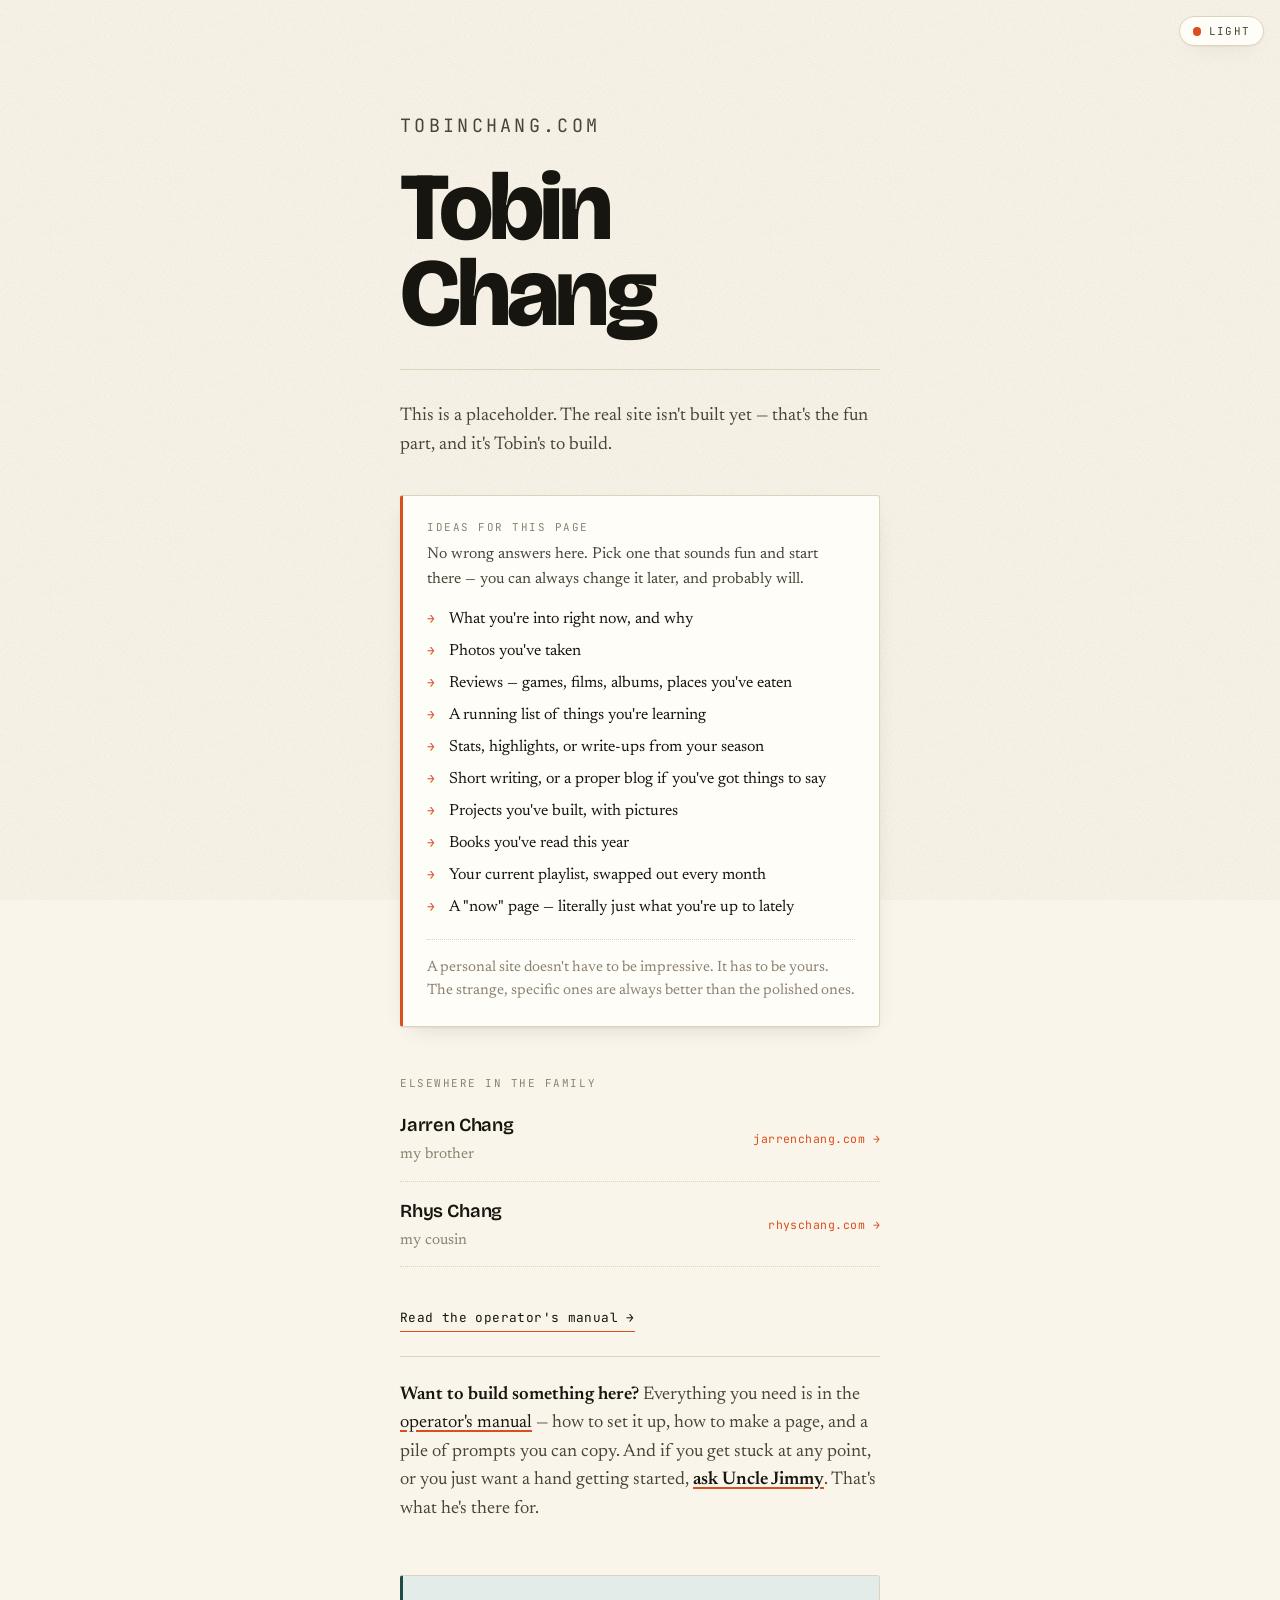
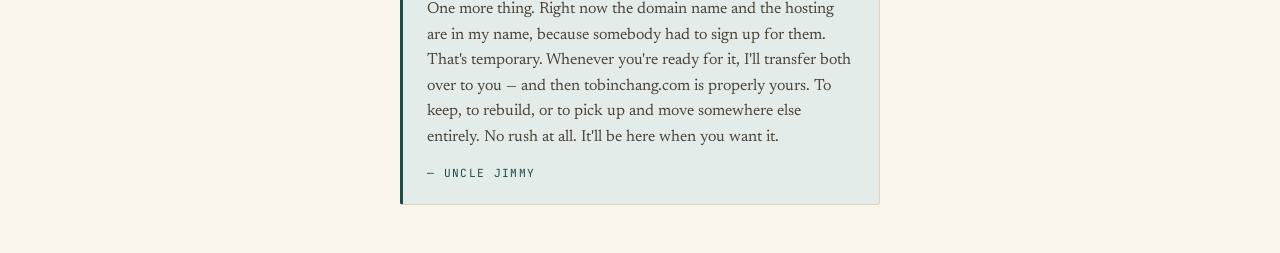
<file: index.html>
<!DOCTYPE html>
<html lang="en">
<head>
<meta charset="utf-8">
<meta name="viewport" content="width=device-width, initial-scale=1">
<title>Tobin Chang</title>
<meta name="description" content="Tobin Chang's personal site.">
<meta name="robots" content="noindex, nofollow">
<meta name="theme-color" content="#faf5ea" media="(prefers-color-scheme: light)">
<meta name="theme-color" content="#14130f" media="(prefers-color-scheme: dark)">
<!-- Runs before anything is drawn, so you never see a flash of the wrong colours. -->
<script>(function(){try{var t=localStorage.getItem('theme');if(t)document.documentElement.dataset.theme=t;}catch(e){}})();</script>
<link rel="preconnect" href="https://fonts.googleapis.com">
<link rel="preconnect" href="https://fonts.gstatic.com" crossorigin>
<link href="https://fonts.googleapis.com/css2?family=Bricolage+Grotesque:opsz,wght@12..96,600;12..96,800&family=JetBrains+Mono:wght@400;600&family=Newsreader:opsz,wght@6..72,300;6..72,400&display=swap" rel="stylesheet">
<link rel="stylesheet" href="/assets/manual.css">
<style>
  /* Placeholder-only layout. Delete this block when the real home page lands. */
  .holding {
    position: relative;
    z-index: 1;
    display: grid;
    gap: 1.5rem;
    max-width: 38rem;
    margin-inline: auto;
    padding: clamp(3.5rem, 12vw, 7rem) var(--gutter) 3rem;
  }
  .holding__mark {
    font-family: var(--mono);
    font-size: .72rem;
    letter-spacing: .18em;
    text-transform: uppercase;
    color: var(--signal);
    margin: 0;
  }
  .holding h1 {
    font-family: var(--display);
    font-weight: 800;
    font-size: clamp(3rem, 13vw, 6rem);
    line-height: .9;
    letter-spacing: -.04em;
    margin: 0;
  }
  .holding > p {
    font-size: 1.15rem;
    line-height: 1.55;
    color: var(--ink-soft);
    margin: 0;
  }
  .holding__rule { height: 1px; background: var(--rule); margin-block: .5rem; }

  /* Ideas panel */
  .ideas {
    background: var(--paper-raised);
    border: 1px solid var(--rule);
    border-left: 3px solid var(--signal);
    border-radius: 3px;
    box-shadow: var(--shadow-card);
    padding: 1.4rem 1.5rem 1.5rem;
    margin-block: .75rem;
  }
  .ideas h2 {
    font-family: var(--mono);
    font-size: .68rem;
    letter-spacing: .14em;
    text-transform: uppercase;
    color: var(--ink-faint);
    font-weight: 400;
    margin: 0 0 .35rem;
  }
  .ideas__lede {
    font-size: .98rem;
    line-height: 1.55;
    color: var(--ink-soft);
    margin: 0 0 1.1rem;
  }
  .ideas ul {
    margin: 0;
    padding: 0;
    list-style: none;
    display: grid;
    gap: .55rem;
  }
  .ideas li {
    display: grid;
    grid-template-columns: 1.35rem 1fr;
    align-items: baseline;
    font-size: 1rem;
    line-height: 1.45;
  }
  .ideas li::before {
    content: "→";
    color: var(--signal);
    font-family: var(--mono);
    font-size: .8rem;
  }
  .ideas__foot {
    margin: 1.2rem 0 0;
    padding-top: 1rem;
    border-top: 1px dotted var(--rule);
    font-size: .93rem;
    line-height: 1.55;
    color: var(--ink-faint);
  }

  /* Family links */
  .family { margin-block: .75rem; }
  .family h2 {
    font-family: var(--mono);
    font-size: .68rem;
    letter-spacing: .14em;
    text-transform: uppercase;
    color: var(--ink-faint);
    font-weight: 400;
    margin: 0 0 .25rem;
  }
  .family ul {
    margin: 0;
    padding: 0;
    list-style: none;
  }
  .family li { border-bottom: 1px dotted var(--rule); }
  .family a {
    display: grid;
    grid-template-columns: 1fr auto;
    align-items: baseline;
    gap: .1rem 1rem;
    padding: .85rem 0;
    text-decoration: none;
    color: var(--ink);
    transition: color .15s;
  }
  .family a:hover { color: var(--signal); }
  .family__name {
    grid-column: 1;
    font-family: var(--display);
    font-weight: 600;
    font-size: 1.15rem;
    letter-spacing: -.01em;
  }
  .family__rel {
    grid-column: 1;
    font-size: .95rem;
    color: var(--ink-faint);
  }
  .family__url {
    grid-column: 2;
    grid-row: 1 / span 2;
    align-self: center;
    font-family: var(--mono);
    font-size: .72rem;
    letter-spacing: .04em;
    color: var(--signal);
  }

  .holding__links {
    display: flex;
    flex-wrap: wrap;
    gap: 1.5rem;
    margin-top: .25rem;
    font-family: var(--mono);
    font-size: .8rem;
    letter-spacing: .03em;
  }
  .holding__links a {
    color: var(--ink);
    text-decoration: none;
    border-bottom: 1px solid var(--signal);
    padding-bottom: .15rem;
    transition: color .15s;
  }
  .holding__links a:hover { color: var(--signal); }

  /* Bottom blurb */
  .blurb {
    margin-top: 2.5rem;
    padding-top: 1.5rem;
    border-top: 1px solid var(--rule);
    font-size: 1rem;
    line-height: 1.6;
    color: var(--ink-soft);
  }
  .blurb strong { color: var(--ink); font-weight: 600; }
  .blurb a {
    color: var(--ink);
    text-decoration: underline;
    text-decoration-color: var(--signal);
    text-underline-offset: .18em;
    text-decoration-thickness: 1.5px;
  }
  .blurb a:hover { color: var(--signal); }

  /* A note in Uncle Jimmy's own voice, so it's set apart from the page copy. */
  .handover {
    margin-top: 1.75rem;
    background: var(--deep-wash);
    border: 1px solid var(--rule);
    border-left: 3px solid var(--deep);
    border-radius: 3px;
    padding: 1.3rem 1.5rem;
  }
  .handover p {
    margin: 0;
    font-size: 1rem;
    line-height: 1.6;
    color: var(--ink-soft);
  }
  .handover .sign {
    margin-top: .9rem;
    font-family: var(--mono);
    font-size: .7rem;
    letter-spacing: .12em;
    text-transform: uppercase;
    color: var(--deep);
  }
</style>
</head>
<body>

<button class="theme" type="button" aria-label="Switch between light and dark">
  <span class="theme__dot" aria-hidden="true"></span>
  <span class="theme__off">Light</span>
  <span class="theme__on">Dark</span>
</button>

<main class="holding">
  <p class="holding__mark">tobinchang.com</p>

  <h1>Tobin<br>Chang</h1>

  <div class="holding__rule"></div>

  <p>
    This is a placeholder. The real site isn't built yet — that's the fun part,
    and it's Tobin's to build.
  </p>

  <section class="ideas">
    <h2>Ideas for this page</h2>
    <p class="ideas__lede">
      No wrong answers here. Pick one that sounds fun and start there — you can
      always change it later, and probably will.
    </p>
    <ul>
      <li>What you're into right now, and why</li>
      <li>Photos you've taken</li>
      <li>Reviews — games, films, albums, places you've eaten</li>
      <li>A running list of things you're learning</li>
      <li>Stats, highlights, or write-ups from your season</li>
      <li>Short writing, or a proper blog if you've got things to say</li>
      <li>Projects you've built, with pictures</li>
      <li>Books you've read this year</li>
      <li>Your current playlist, swapped out every month</li>
      <li>A "now" page — literally just what you're up to lately</li>
    </ul>
    <p class="ideas__foot">
      A personal site doesn't have to be impressive. It has to be yours. The
      strange, specific ones are always better than the polished ones.
    </p>
  </section>

  <section class="family">
    <h2>Elsewhere in the family</h2>
    <ul>
      <li>
        <a href="https://jarrenchang.com">
          <span class="family__name">Jarren Chang</span>
          <span class="family__rel">my brother</span>
          <span class="family__url">jarrenchang.com →</span>
        </a>
      </li>
      <li>
        <a href="https://rhyschang.com">
          <span class="family__name">Rhys Chang</span>
          <span class="family__rel">my cousin</span>
          <span class="family__url">rhyschang.com →</span>
        </a>
      </li>
    </ul>
  </section>

  <div class="holding__links">
    <a href="/howto/">Read the operator's manual →</a>
  </div>

  <p class="blurb">
    <strong>Want to build something here?</strong> Everything you need is in the
    <a href="/howto/">operator's manual</a> — how to set it up, how to make a page,
    and a pile of prompts you can copy. And if you get stuck at any point, or you
    just want a hand getting started,
    <strong><a href="https://jameschang.co/now/">ask Uncle Jimmy</a></strong>.
    That's what he's there for.
  </p>

  <aside class="handover">
    <p>
      One more thing. Right now the domain name and the hosting are in my name,
      because somebody had to sign up for them. That's temporary. Whenever you're
      ready for it, I'll transfer both over to you — and then tobinchang.com is
      properly yours. To keep, to rebuild, or to pick up and move somewhere else
      entirely. No rush at all. It'll be here when you want it.
    </p>
    <p class="sign">— Uncle Jimmy</p>
  </aside>
</main>

<script src="/assets/theme.js"></script>

</body>
</html>
</file>
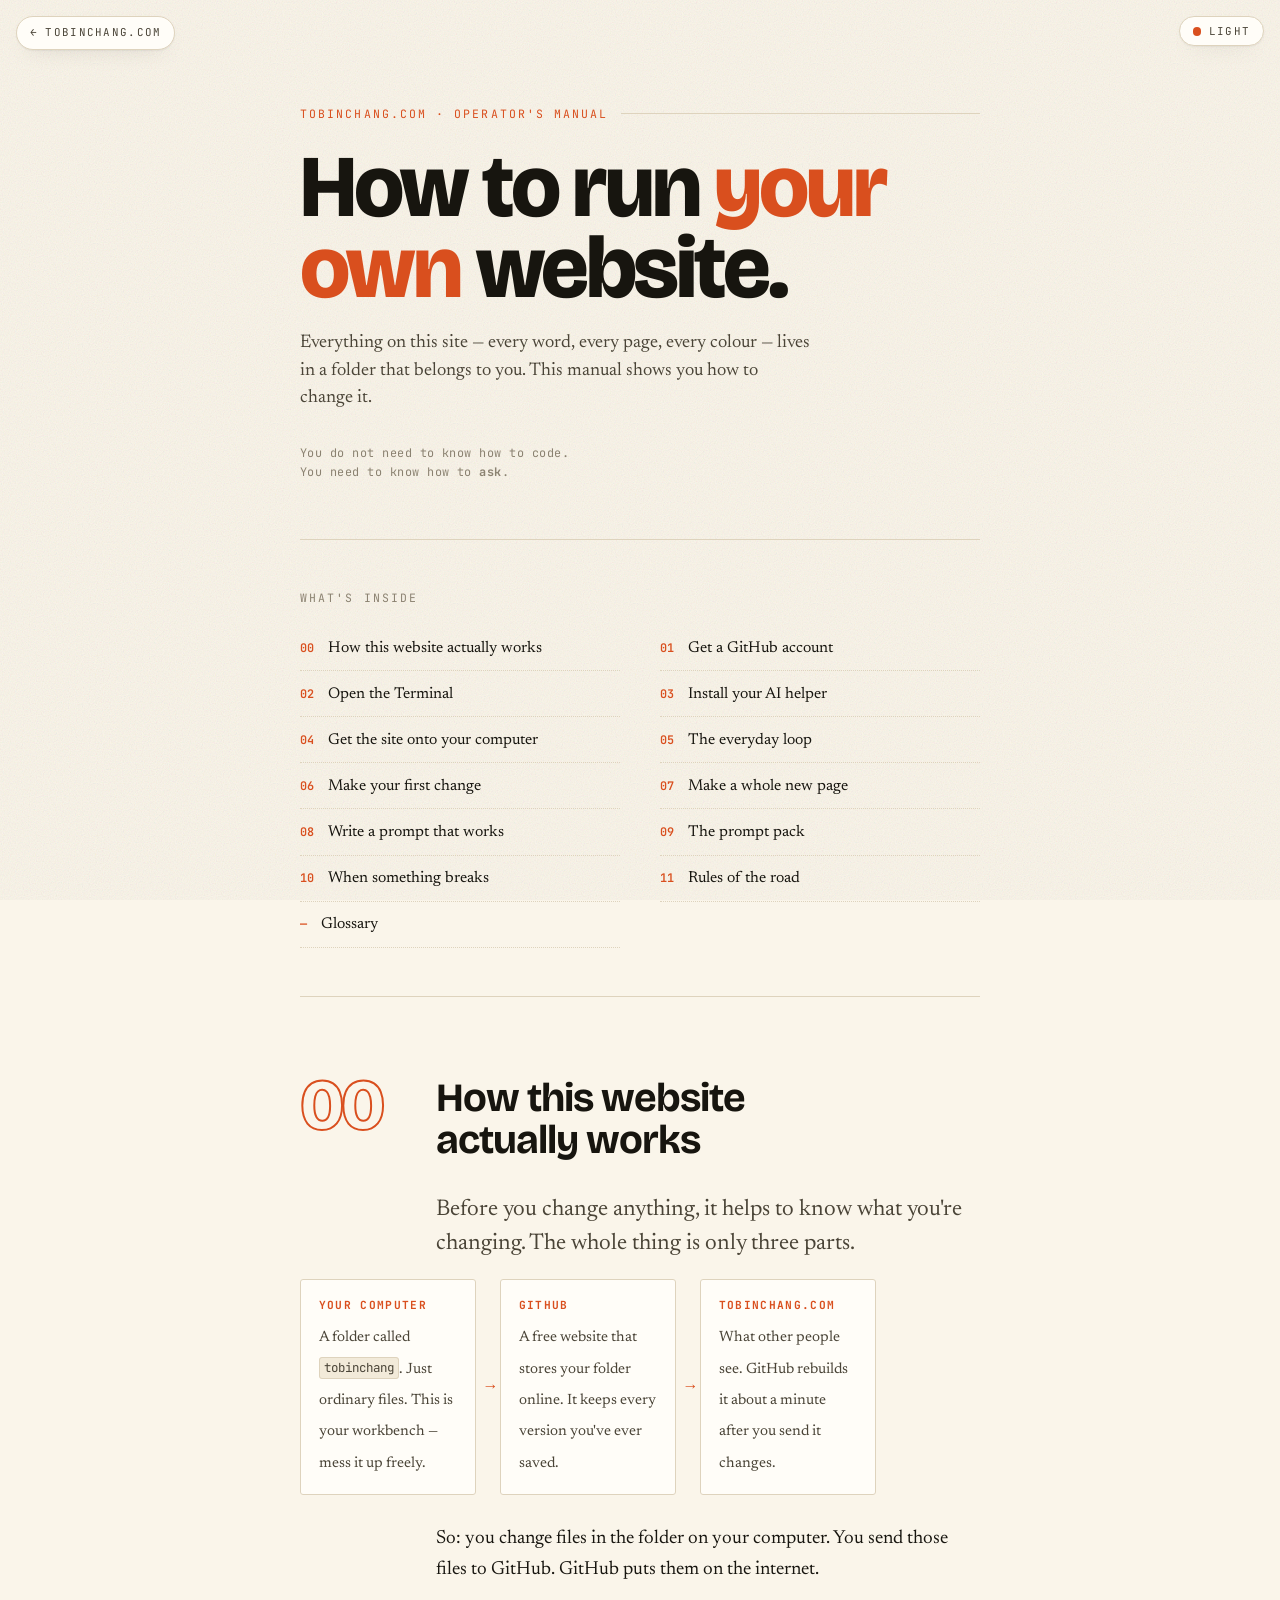
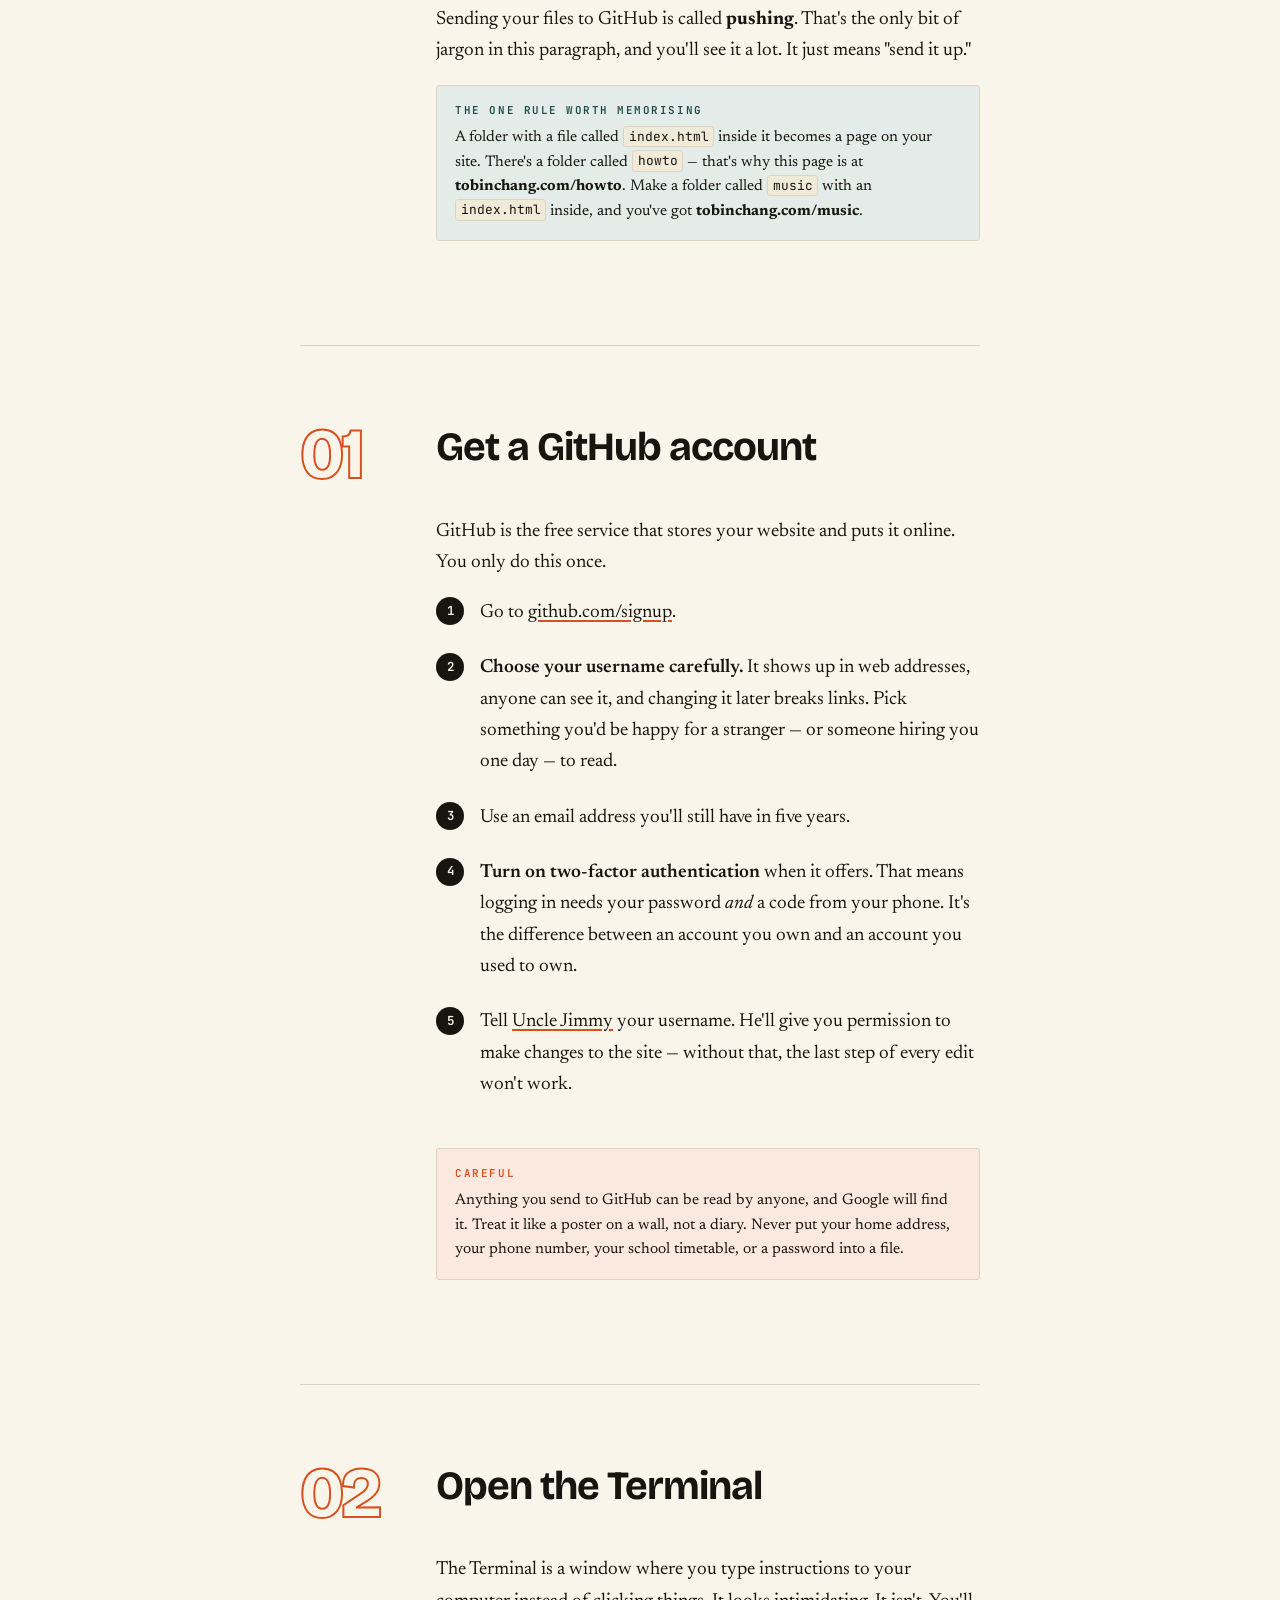
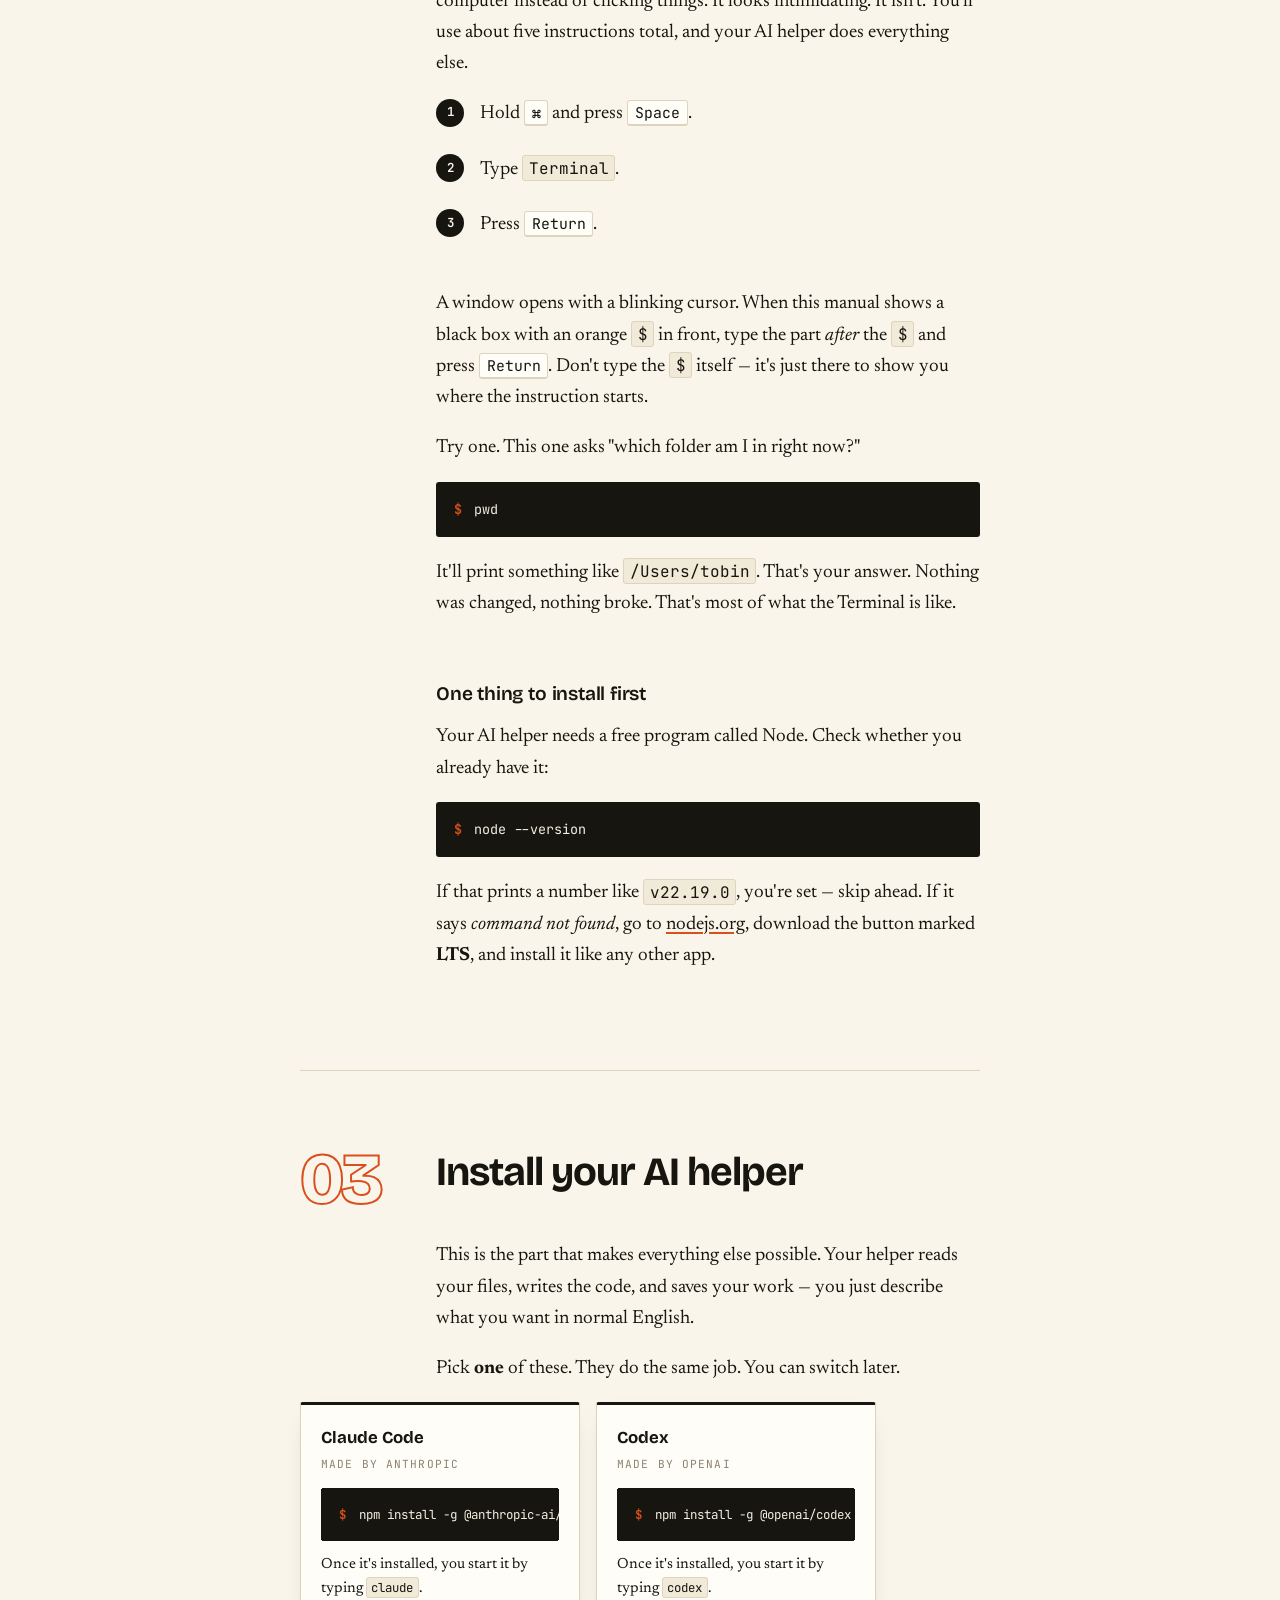
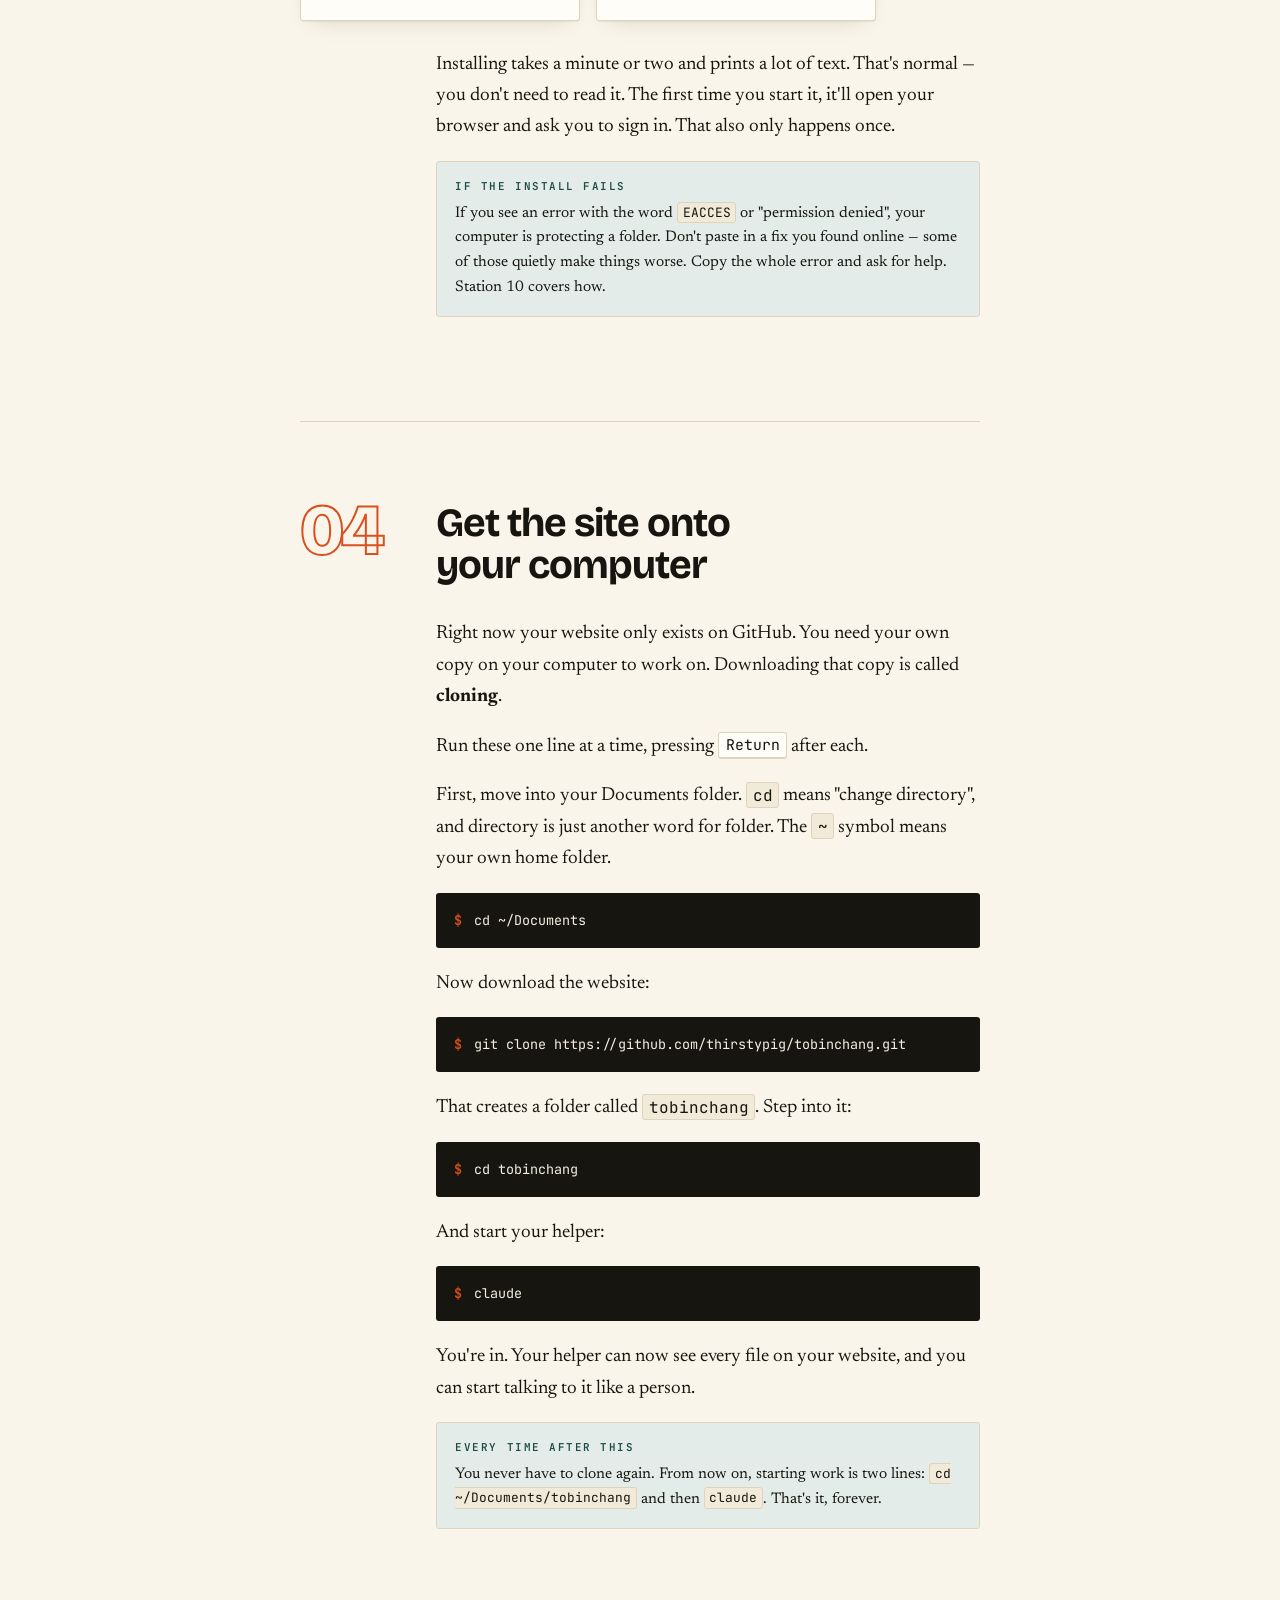
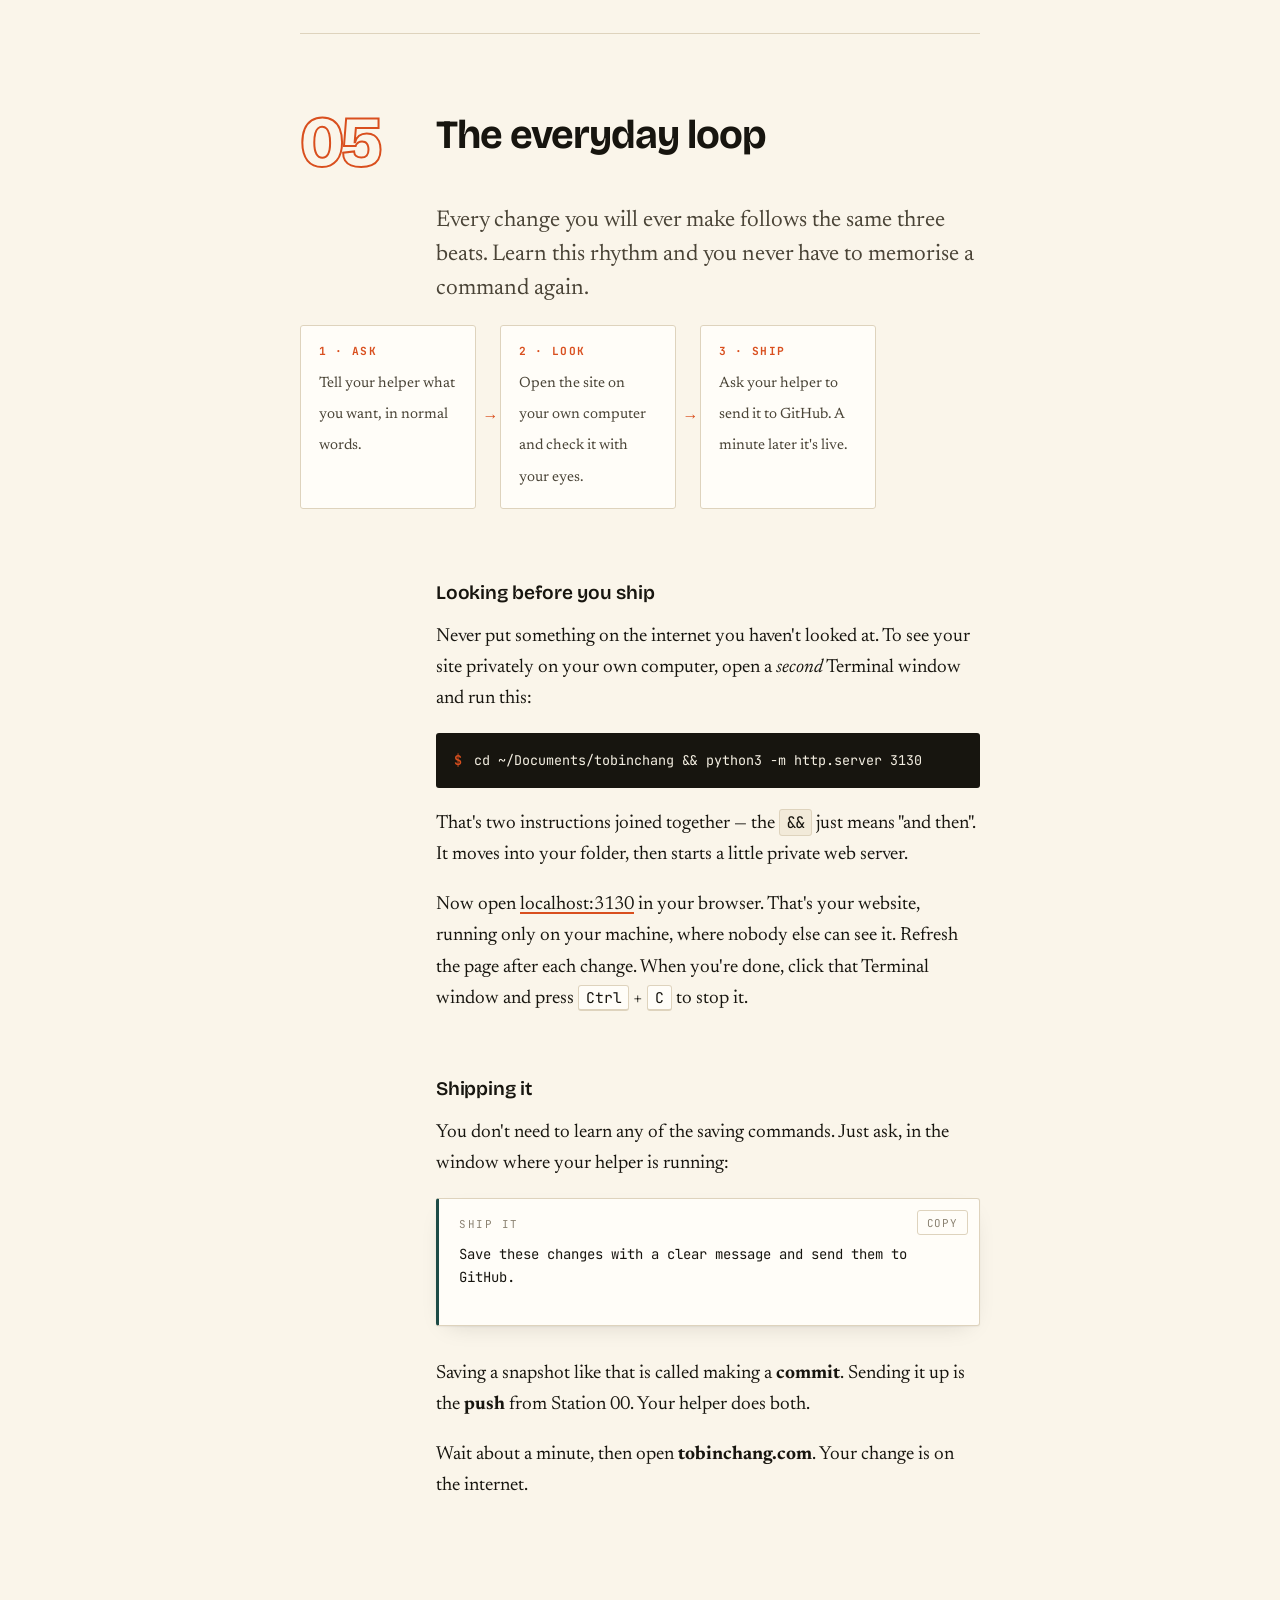
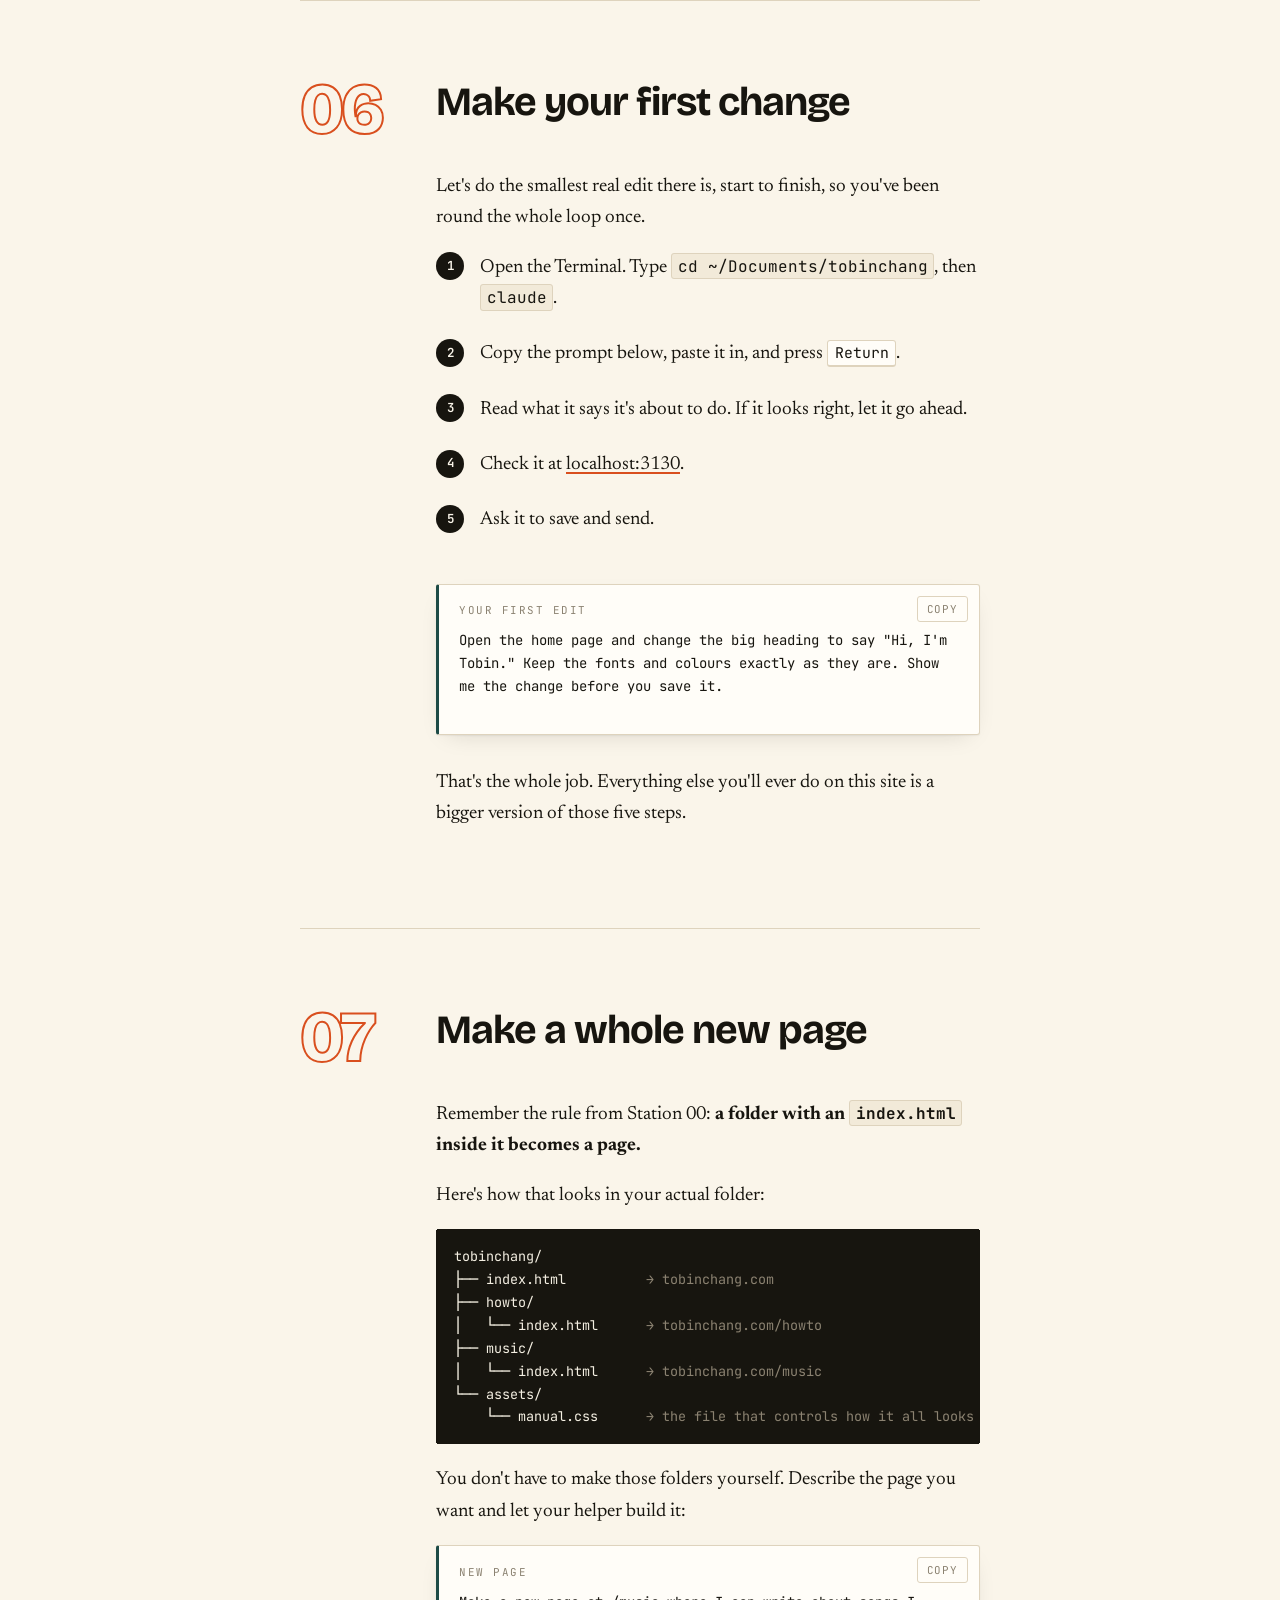
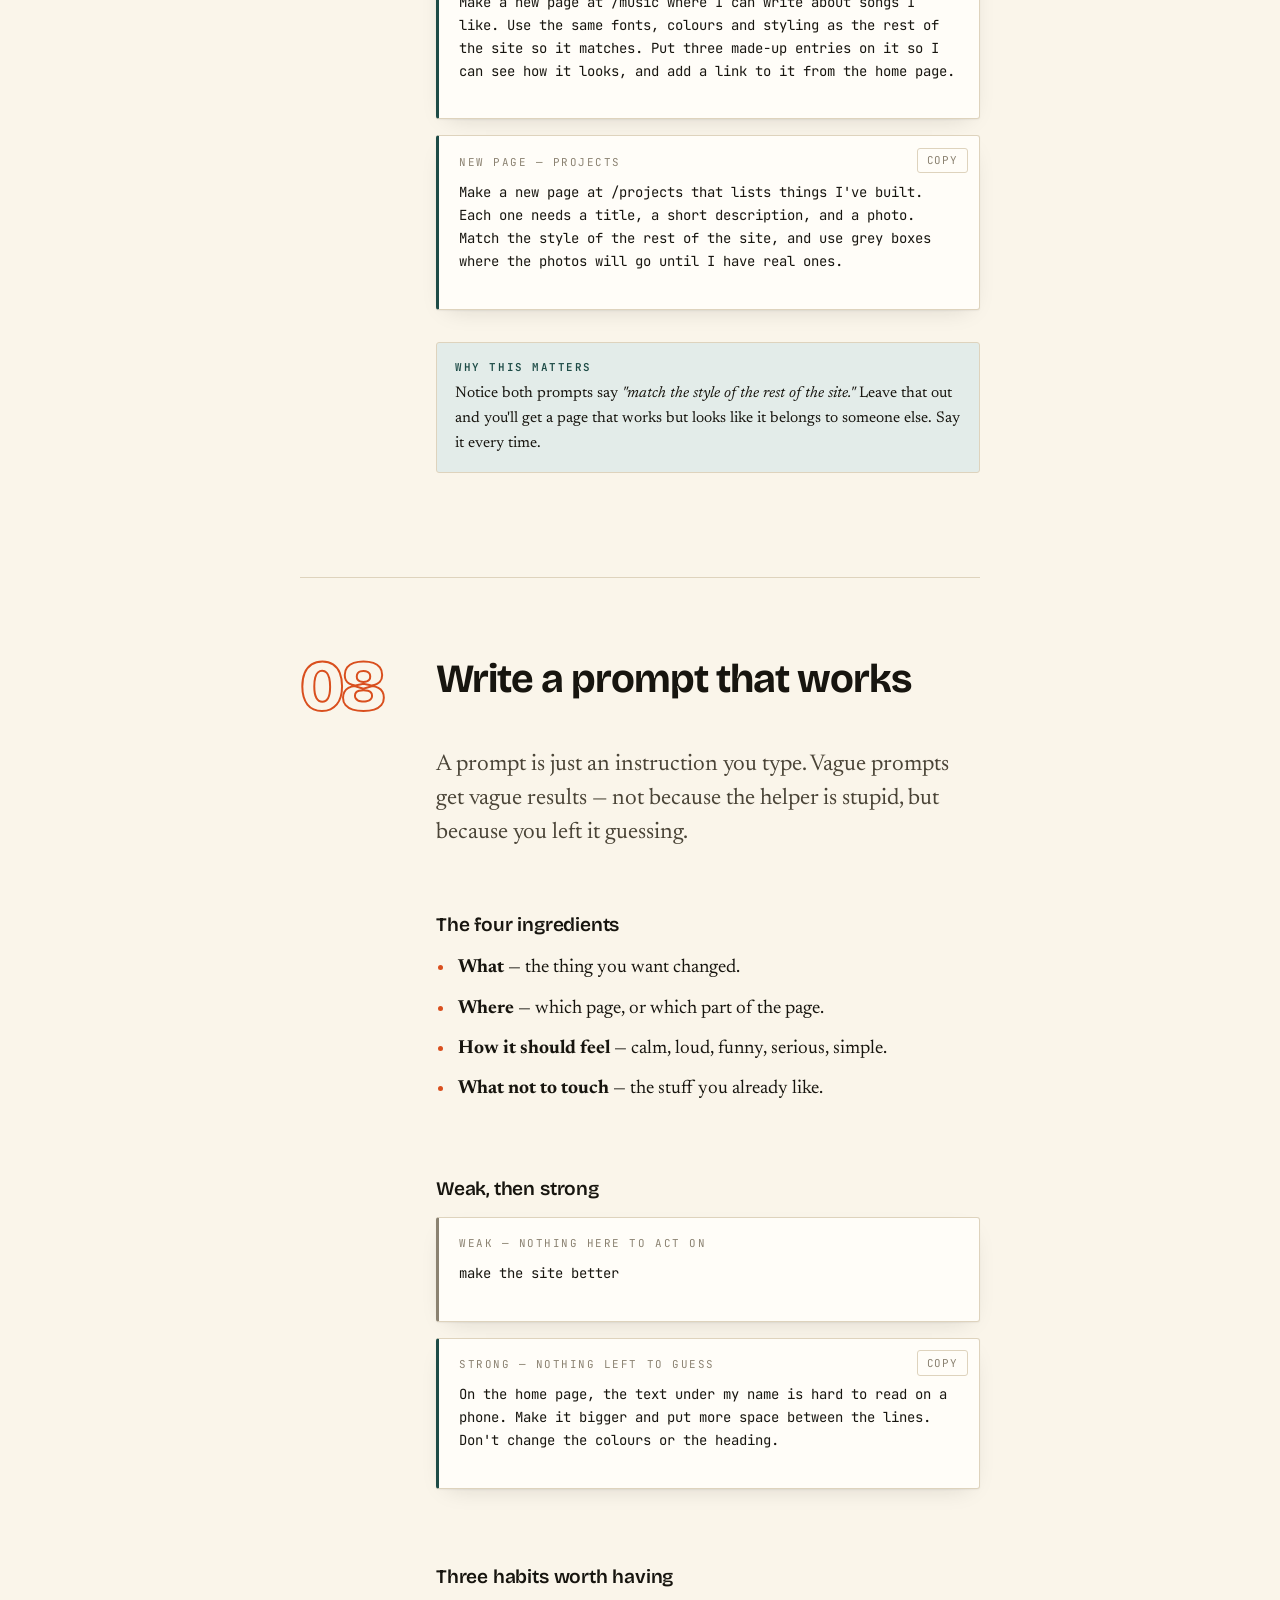
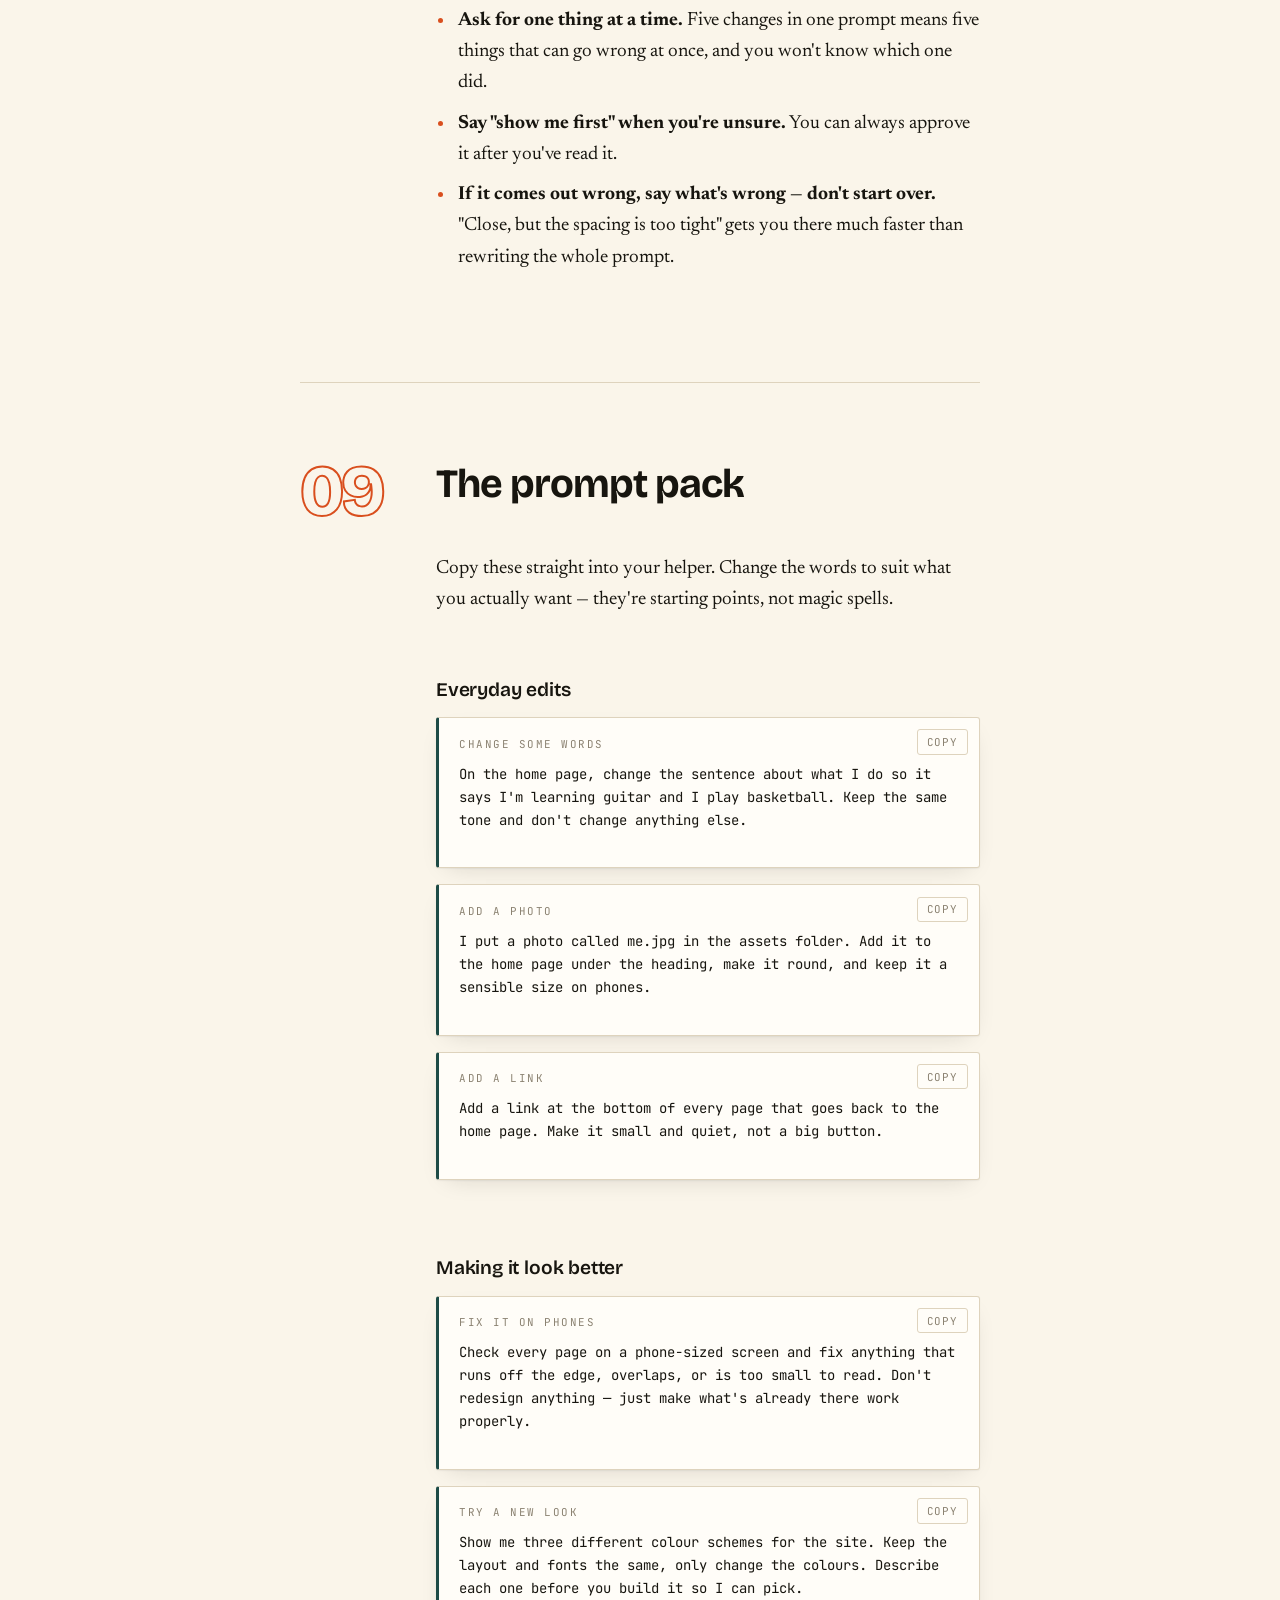
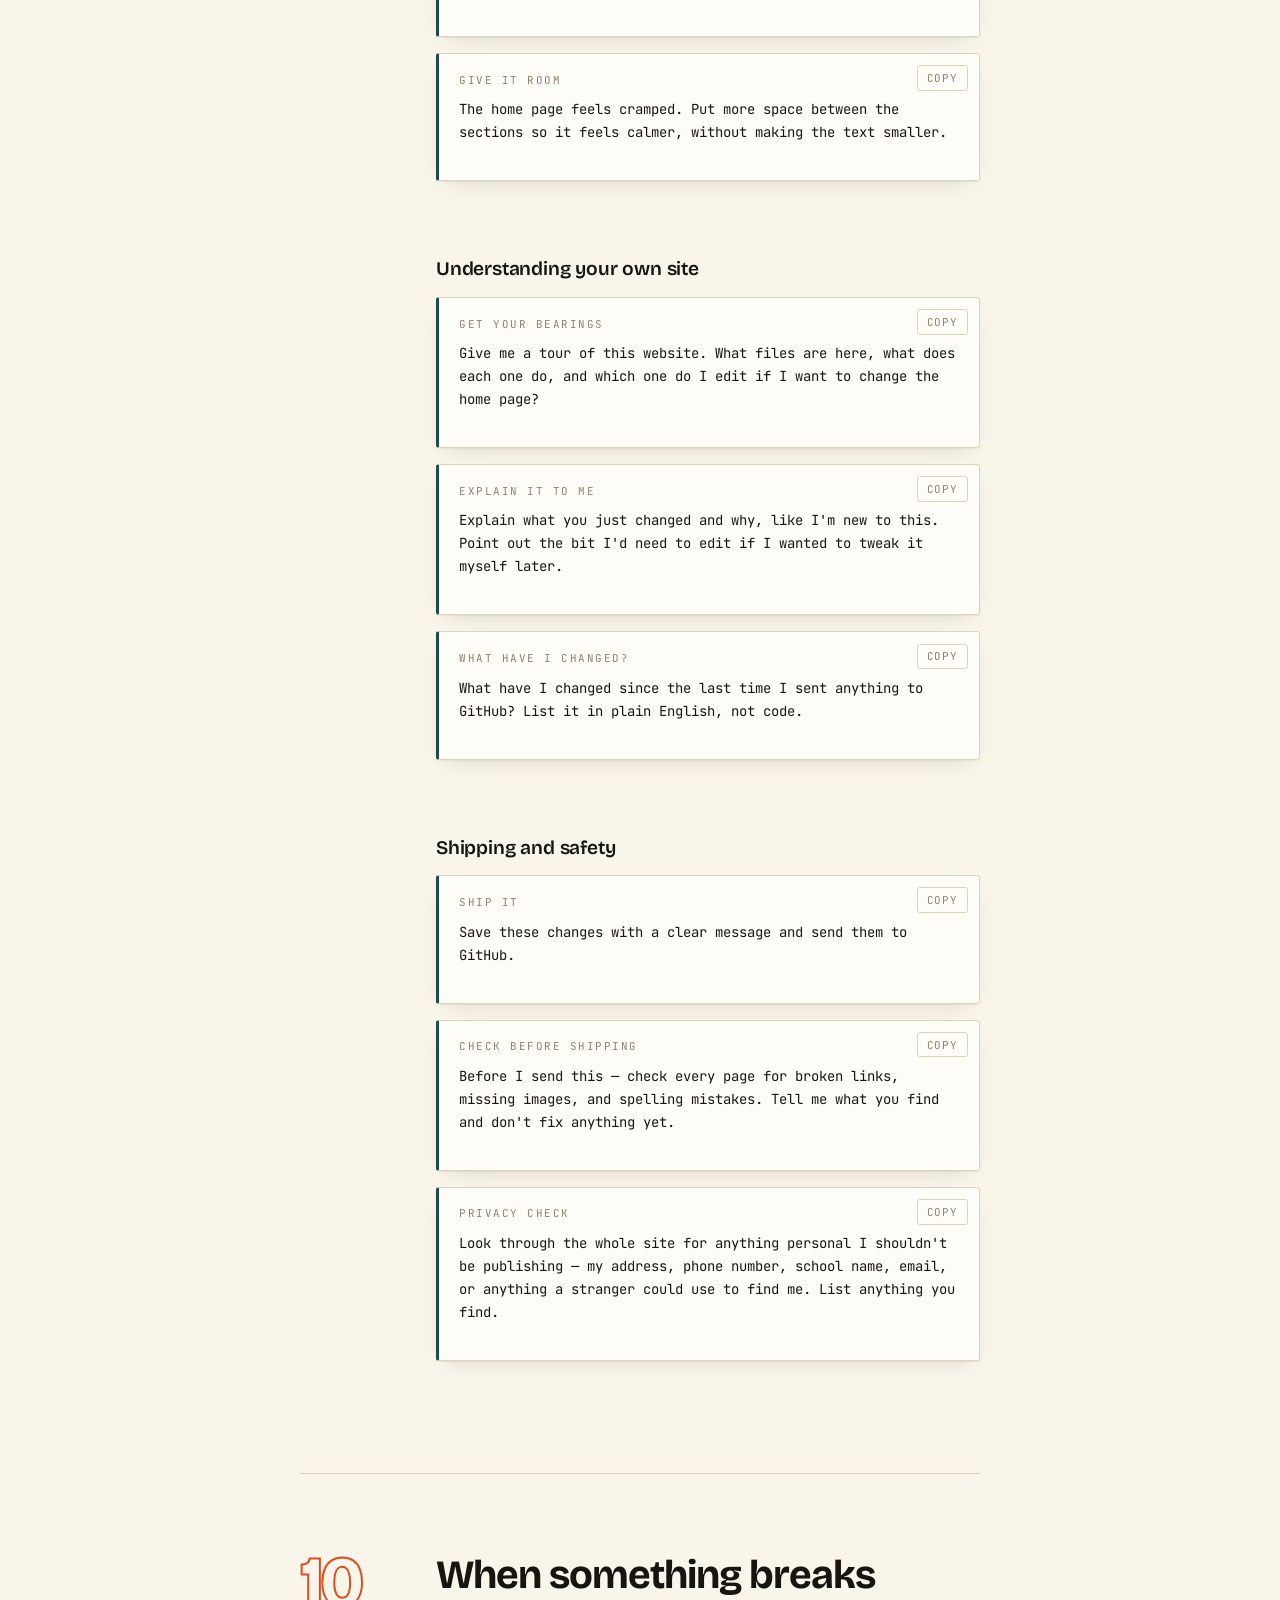
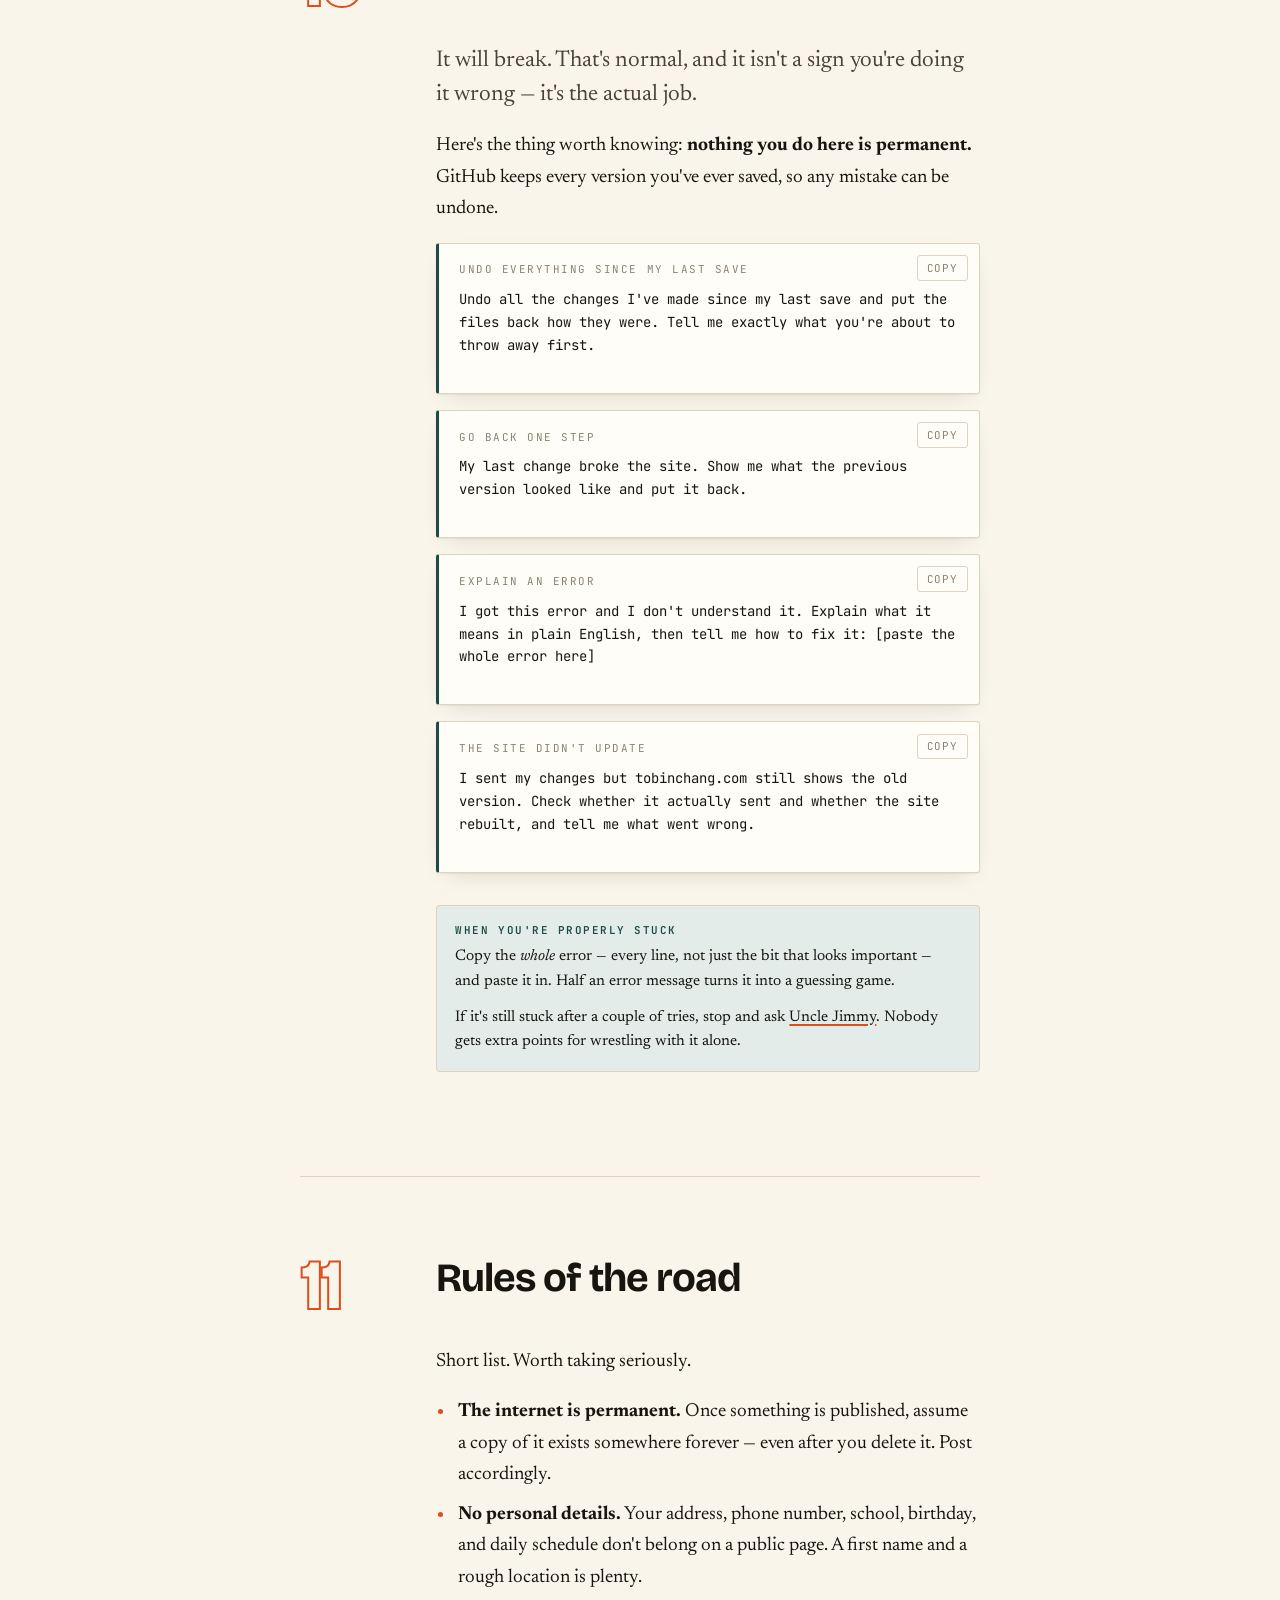
<file: howto/index.html>
<!DOCTYPE html>
<html lang="en">
<head>
<meta charset="utf-8">
<meta name="viewport" content="width=device-width, initial-scale=1">
<title>Operator's Manual — how to run tobinchang.com yourself</title>
<meta name="description" content="A step-by-step manual for running your own website with an AI helper and GitHub. Setup, everyday edits, making new pages, and a pack of prompts you can copy.">
<meta name="robots" content="noindex, follow">
<meta name="theme-color" content="#faf5ea" media="(prefers-color-scheme: light)">
<meta name="theme-color" content="#14130f" media="(prefers-color-scheme: dark)">
<!-- Runs before anything is drawn, so you never see a flash of the wrong colours. -->
<script>(function(){try{var t=localStorage.getItem('theme');if(t)document.documentElement.dataset.theme=t;}catch(e){}})();</script>
<link rel="preconnect" href="https://fonts.googleapis.com">
<link rel="preconnect" href="https://fonts.gstatic.com" crossorigin>
<link href="https://fonts.googleapis.com/css2?family=Bricolage+Grotesque:opsz,wght@12..96,600;12..96,700;12..96,800&family=JetBrains+Mono:wght@400;600&family=Newsreader:opsz,wght@6..72,300;6..72,400;6..72,600&display=swap" rel="stylesheet">
<link rel="stylesheet" href="/assets/manual.css">
</head>
<body>

<a class="skip" href="#start">Skip to the manual</a>

<a class="home" href="/" aria-label="Back to the front page">← <span class="home__full">tobinchang.com</span></a>

<button class="theme" type="button" aria-label="Switch between light and dark">
  <span class="theme__dot" aria-hidden="true"></span>
  <span class="theme__off">Light</span>
  <span class="theme__on">Dark</span>
</button>

<div class="wrap">

<!-- ===================== MASTHEAD ===================== -->
<header class="masthead">
  <p class="masthead__eyebrow">tobinchang.com &middot; operator's manual</p>
  <h1>How to run <em>your own</em> website.</h1>
  <p class="masthead__standfirst">
    Everything on this site — every word, every page, every colour — lives in a
    folder that belongs to you. This manual shows you how to change it.
  </p>
  <p class="masthead__meta">
    You do not need to know how to code.<br>
    You need to know how to <strong>ask</strong>.
  </p>
</header>

<!-- ===================== CONTENTS ===================== -->
<nav class="contents" aria-label="Contents">
  <h2>What's inside</h2>
  <ol>
    <li><a href="#s00"><span>00</span> How this website actually works</a></li>
    <li><a href="#s01"><span>01</span> Get a GitHub account</a></li>
    <li><a href="#s02"><span>02</span> Open the Terminal</a></li>
    <li><a href="#s03"><span>03</span> Install your AI helper</a></li>
    <li><a href="#s04"><span>04</span> Get the site onto your computer</a></li>
    <li><a href="#s05"><span>05</span> The everyday loop</a></li>
    <li><a href="#s06"><span>06</span> Make your first change</a></li>
    <li><a href="#s07"><span>07</span> Make a whole new page</a></li>
    <li><a href="#s08"><span>08</span> Write a prompt that works</a></li>
    <li><a href="#s09"><span>09</span> The prompt pack</a></li>
    <li><a href="#s10"><span>10</span> When something breaks</a></li>
    <li><a href="#s11"><span>11</span> Rules of the road</a></li>
    <li><a href="#gloss"><span>&mdash;</span> Glossary</a></li>
  </ol>
</nav>

<main id="start">

<!-- ===================== 00 ===================== -->
<section class="station" id="s00">
  <div class="station__head">
    <span class="station__num" aria-hidden="true">00</span>
    <h2>How this website actually works</h2>
  </div>

  <p class="lede">
    Before you change anything, it helps to know what you're changing. The whole
    thing is only three parts.
  </p>

  <ul class="flow">
    <li>
      <b>Your computer</b>
      <span>A folder called <code>tobinchang</code>. Just ordinary files. This is your workbench — mess it up freely.</span>
    </li>
    <li>
      <b>GitHub</b>
      <span>A free website that stores your folder online. It keeps every version you've ever saved.</span>
    </li>
    <li>
      <b>tobinchang.com</b>
      <span>What other people see. GitHub rebuilds it about a minute after you send it changes.</span>
    </li>
  </ul>

  <p>
    So: you change files in the folder on your computer. You send those files to
    GitHub. GitHub puts them on the internet.
  </p>

  <p>
    Sending your files to GitHub is called <strong>pushing</strong>. That's the
    only bit of jargon in this paragraph, and you'll see it a lot. It just means
    "send it up."
  </p>

  <div class="note">
    <span class="note__tag">The one rule worth memorising</span>
    <p>
      A folder with a file called <code>index.html</code> inside it becomes a page
      on your site. There's a folder called <code>howto</code> — that's why this
      page is at <strong>tobinchang.com/howto</strong>. Make a folder called
      <code>music</code> with an <code>index.html</code> inside, and you've got
      <strong>tobinchang.com/music</strong>.
    </p>
  </div>
</section>

<!-- ===================== 01 ===================== -->
<section class="station" id="s01">
  <div class="station__head">
    <span class="station__num" aria-hidden="true">01</span>
    <h2>Get a GitHub account</h2>
  </div>

  <p>
    GitHub is the free service that stores your website and puts it online. You
    only do this once.
  </p>

  <ol class="steps">
    <li>Go to <a href="https://github.com/signup">github.com/signup</a>.</li>
    <li>
      <strong>Choose your username carefully.</strong> It shows up in web
      addresses, anyone can see it, and changing it later breaks links. Pick
      something you'd be happy for a stranger — or someone hiring you one day —
      to read.
    </li>
    <li>Use an email address you'll still have in five years.</li>
    <li>
      <strong>Turn on two-factor authentication</strong> when it offers. That
      means logging in needs your password <em>and</em> a code from your phone.
      It's the difference between an account you own and an account you used to
      own.
    </li>
    <li>
      Tell <a href="https://jameschang.co/now/">Uncle Jimmy</a> your username.
      He'll give you permission to make changes
      to the site — without that, the last step of every edit won't work.
    </li>
  </ol>

  <div class="note note--warn">
    <span class="note__tag">Careful</span>
    <p>
      Anything you send to GitHub can be read by anyone, and Google will find it.
      Treat it like a poster on a wall, not a diary. Never put your home address,
      your phone number, your school timetable, or a password into a file.
    </p>
  </div>
</section>

<!-- ===================== 02 ===================== -->
<section class="station" id="s02">
  <div class="station__head">
    <span class="station__num" aria-hidden="true">02</span>
    <h2>Open the Terminal</h2>
  </div>

  <p>
    The Terminal is a window where you type instructions to your computer instead
    of clicking things. It looks intimidating. It isn't. You'll use about five
    instructions total, and your AI helper does everything else.
  </p>

  <ol class="steps">
    <li>Hold <kbd>⌘</kbd> and press <kbd>Space</kbd>.</li>
    <li>Type <code>Terminal</code>.</li>
    <li>Press <kbd>Return</kbd>.</li>
  </ol>

  <p>
    A window opens with a blinking cursor. When this manual shows a black box with
    an orange <code>$</code> in front, type the part <em>after</em> the
    <code>$</code> and press <kbd>Return</kbd>. Don't type the <code>$</code>
    itself — it's just there to show you where the instruction starts.
  </p>

  <p>Try one. This one asks "which folder am I in right now?"</p>

  <pre class="cmd">pwd</pre>

  <p>
    It'll print something like <code>/Users/tobin</code>. That's your answer.
    Nothing was changed, nothing broke. That's most of what the Terminal is like.
  </p>

  <h3>One thing to install first</h3>

  <p>
    Your AI helper needs a free program called Node. Check whether you already
    have it:
  </p>

  <pre class="cmd">node --version</pre>

  <p>
    If that prints a number like <code>v22.19.0</code>, you're set — skip ahead.
    If it says <em>command not found</em>, go to
    <a href="https://nodejs.org">nodejs.org</a>, download the button marked
    <strong>LTS</strong>, and install it like any other app.
  </p>
</section>

<!-- ===================== 03 ===================== -->
<section class="station" id="s03">
  <div class="station__head">
    <span class="station__num" aria-hidden="true">03</span>
    <h2>Install your AI helper</h2>
  </div>

  <p>
    This is the part that makes everything else possible. Your helper reads your
    files, writes the code, and saves your work — you just describe what you want
    in normal English.
  </p>

  <p>Pick <strong>one</strong> of these. They do the same job. You can switch later.</p>

  <ul class="choice">
    <li>
      <h4>Claude Code</h4>
      <p class="who">made by Anthropic</p>
      <pre class="cmd">npm install -g @anthropic-ai/claude-code</pre>
      <p>Once it's installed, you start it by typing <code>claude</code>.</p>
    </li>
    <li>
      <h4>Codex</h4>
      <p class="who">made by OpenAI</p>
      <pre class="cmd">npm install -g @openai/codex</pre>
      <p>Once it's installed, you start it by typing <code>codex</code>.</p>
    </li>
  </ul>

  <p>
    Installing takes a minute or two and prints a lot of text. That's normal —
    you don't need to read it. The first time you start it, it'll open your
    browser and ask you to sign in. That also only happens once.
  </p>

  <div class="note">
    <span class="note__tag">If the install fails</span>
    <p>
      If you see an error with the word <code>EACCES</code> or "permission
      denied", your computer is protecting a folder. Don't paste in a fix you
      found online — some of those quietly make things worse. Copy the whole
      error and ask for help. Station&nbsp;10 covers how.
    </p>
  </div>
</section>

<!-- ===================== 04 ===================== -->
<section class="station" id="s04">
  <div class="station__head">
    <span class="station__num" aria-hidden="true">04</span>
    <h2>Get the site onto your computer</h2>
  </div>

  <p>
    Right now your website only exists on GitHub. You need your own copy on your
    computer to work on. Downloading that copy is called <strong>cloning</strong>.
  </p>

  <p>Run these one line at a time, pressing <kbd>Return</kbd> after each.</p>

  <p>
    First, move into your Documents folder. <code>cd</code> means "change
    directory", and directory is just another word for folder. The
    <code>~</code> symbol means your own home folder.
  </p>
  <pre class="cmd">cd ~/Documents</pre>

  <p>Now download the website:</p>
  <pre class="cmd">git clone https://github.com/thirstypig/tobinchang.git</pre>

  <p>That creates a folder called <code>tobinchang</code>. Step into it:</p>
  <pre class="cmd">cd tobinchang</pre>

  <p>And start your helper:</p>
  <pre class="cmd">claude</pre>

  <p>
    You're in. Your helper can now see every file on your website, and you can
    start talking to it like a person.
  </p>

  <div class="note">
    <span class="note__tag">Every time after this</span>
    <p>
      You never have to clone again. From now on, starting work is two lines:
      <code>cd ~/Documents/tobinchang</code> and then <code>claude</code>.
      That's it, forever.
    </p>
  </div>
</section>

<!-- ===================== 05 ===================== -->
<section class="station" id="s05">
  <div class="station__head">
    <span class="station__num" aria-hidden="true">05</span>
    <h2>The everyday loop</h2>
  </div>

  <p class="lede">
    Every change you will ever make follows the same three beats. Learn this
    rhythm and you never have to memorise a command again.
  </p>

  <ul class="flow">
    <li><b>1 · Ask</b><span>Tell your helper what you want, in normal words.</span></li>
    <li><b>2 · Look</b><span>Open the site on your own computer and check it with your eyes.</span></li>
    <li><b>3 · Ship</b><span>Ask your helper to send it to GitHub. A minute later it's live.</span></li>
  </ul>

  <h3>Looking before you ship</h3>

  <p>
    Never put something on the internet you haven't looked at. To see your site
    privately on your own computer, open a <em>second</em> Terminal window and
    run this:
  </p>

  <pre class="cmd">cd ~/Documents/tobinchang &amp;&amp; python3 -m http.server 3130</pre>

  <p>
    That's two instructions joined together — the <code>&amp;&amp;</code> just
    means "and then". It moves into your folder, then starts a little private
    web server.
  </p>

  <p>
    Now open <a href="http://localhost:3130">localhost:3130</a> in your browser.
    That's your website, running only on your machine, where nobody else can see
    it. Refresh the page after each change. When you're done, click that Terminal
    window and press <kbd>Ctrl</kbd> + <kbd>C</kbd> to stop it.
  </p>

  <h3>Shipping it</h3>

  <p>
    You don't need to learn any of the saving commands. Just ask, in the window
    where your helper is running:
  </p>

  <ul class="prompts">
    <li class="prompt">
      <span class="prompt__label">Ship it</span>
      <button class="prompt__copy" type="button">Copy</button>
      <p class="prompt__text">Save these changes with a clear message and send them to GitHub.</p>
    </li>
  </ul>

  <p>
    Saving a snapshot like that is called making a <strong>commit</strong>.
    Sending it up is the <strong>push</strong> from Station&nbsp;00. Your helper
    does both.
  </p>

  <p>
    Wait about a minute, then open <strong>tobinchang.com</strong>. Your change is
    on the internet.
  </p>
</section>

<!-- ===================== 06 ===================== -->
<section class="station" id="s06">
  <div class="station__head">
    <span class="station__num" aria-hidden="true">06</span>
    <h2>Make your first change</h2>
  </div>

  <p>
    Let's do the smallest real edit there is, start to finish, so you've been
    round the whole loop once.
  </p>

  <ol class="steps">
    <li>Open the Terminal. Type <code>cd ~/Documents/tobinchang</code>, then <code>claude</code>.</li>
    <li>Copy the prompt below, paste it in, and press <kbd>Return</kbd>.</li>
    <li>Read what it says it's about to do. If it looks right, let it go ahead.</li>
    <li>Check it at <a href="http://localhost:3130">localhost:3130</a>.</li>
    <li>Ask it to save and send.</li>
  </ol>

  <ul class="prompts">
    <li class="prompt">
      <span class="prompt__label">Your first edit</span>
      <button class="prompt__copy" type="button">Copy</button>
      <p class="prompt__text">Open the home page and change the big heading to say "Hi, I'm Tobin." Keep the fonts and colours exactly as they are. Show me the change before you save it.</p>
    </li>
  </ul>

  <p>
    That's the whole job. Everything else you'll ever do on this site is a bigger
    version of those five steps.
  </p>
</section>

<!-- ===================== 07 ===================== -->
<section class="station" id="s07">
  <div class="station__head">
    <span class="station__num" aria-hidden="true">07</span>
    <h2>Make a whole new page</h2>
  </div>

  <p>
    Remember the rule from Station 00: <strong>a folder with an
    <code>index.html</code> inside it becomes a page.</strong>
  </p>

  <p>Here's how that looks in your actual folder:</p>

  <pre class="cmd cmd--plain">tobinchang/
├── index.html          <span class="c">→ tobinchang.com</span>
├── howto/
│   └── index.html      <span class="c">→ tobinchang.com/howto</span>
├── music/
│   └── index.html      <span class="c">→ tobinchang.com/music</span>
└── assets/
    └── manual.css      <span class="c">→ the file that controls how it all looks</span></pre>

  <p>
    You don't have to make those folders yourself. Describe the page you want and
    let your helper build it:
  </p>

  <ul class="prompts">
    <li class="prompt">
      <span class="prompt__label">New page</span>
      <button class="prompt__copy" type="button">Copy</button>
      <p class="prompt__text">Make a new page at /music where I can write about songs I like. Use the same fonts, colours and styling as the rest of the site so it matches. Put three made-up entries on it so I can see how it looks, and add a link to it from the home page.</p>
    </li>
    <li class="prompt">
      <span class="prompt__label">New page — projects</span>
      <button class="prompt__copy" type="button">Copy</button>
      <p class="prompt__text">Make a new page at /projects that lists things I've built. Each one needs a title, a short description, and a photo. Match the style of the rest of the site, and use grey boxes where the photos will go until I have real ones.</p>
    </li>
  </ul>

  <div class="note">
    <span class="note__tag">Why this matters</span>
    <p>
      Notice both prompts say <em>"match the style of the rest of the site."</em>
      Leave that out and you'll get a page that works but looks like it belongs to
      someone else. Say it every time.
    </p>
  </div>
</section>

<!-- ===================== 08 ===================== -->
<section class="station" id="s08">
  <div class="station__head">
    <span class="station__num" aria-hidden="true">08</span>
    <h2>Write a prompt that works</h2>
  </div>

  <p class="lede">
    A prompt is just an instruction you type. Vague prompts get vague results —
    not because the helper is stupid, but because you left it guessing.
  </p>

  <h3>The four ingredients</h3>

  <ul>
    <li><strong>What</strong> — the thing you want changed.</li>
    <li><strong>Where</strong> — which page, or which part of the page.</li>
    <li><strong>How it should feel</strong> — calm, loud, funny, serious, simple.</li>
    <li><strong>What not to touch</strong> — the stuff you already like.</li>
  </ul>

  <h3>Weak, then strong</h3>

  <ul class="prompts">
    <li class="prompt" style="border-left-color: var(--ink-faint)">
      <span class="prompt__label">Weak — nothing here to act on</span>
      <p class="prompt__text">make the site better</p>
    </li>
    <li class="prompt">
      <span class="prompt__label">Strong — nothing left to guess</span>
      <button class="prompt__copy" type="button">Copy</button>
      <p class="prompt__text">On the home page, the text under my name is hard to read on a phone. Make it bigger and put more space between the lines. Don't change the colours or the heading.</p>
    </li>
  </ul>

  <h3>Three habits worth having</h3>

  <ul>
    <li><strong>Ask for one thing at a time.</strong> Five changes in one prompt means five things that can go wrong at once, and you won't know which one did.</li>
    <li><strong>Say "show me first" when you're unsure.</strong> You can always approve it after you've read it.</li>
    <li><strong>If it comes out wrong, say what's wrong — don't start over.</strong> "Close, but the spacing is too tight" gets you there much faster than rewriting the whole prompt.</li>
  </ul>
</section>

<!-- ===================== 09 ===================== -->
<section class="station" id="s09">
  <div class="station__head">
    <span class="station__num" aria-hidden="true">09</span>
    <h2>The prompt pack</h2>
  </div>

  <p>
    Copy these straight into your helper. Change the words to suit what you
    actually want — they're starting points, not magic spells.
  </p>

  <h3>Everyday edits</h3>

  <ul class="prompts">
    <li class="prompt">
      <span class="prompt__label">Change some words</span>
      <button class="prompt__copy" type="button">Copy</button>
      <p class="prompt__text">On the home page, change the sentence about what I do so it says I'm learning guitar and I play basketball. Keep the same tone and don't change anything else.</p>
    </li>
    <li class="prompt">
      <span class="prompt__label">Add a photo</span>
      <button class="prompt__copy" type="button">Copy</button>
      <p class="prompt__text">I put a photo called me.jpg in the assets folder. Add it to the home page under the heading, make it round, and keep it a sensible size on phones.</p>
    </li>
    <li class="prompt">
      <span class="prompt__label">Add a link</span>
      <button class="prompt__copy" type="button">Copy</button>
      <p class="prompt__text">Add a link at the bottom of every page that goes back to the home page. Make it small and quiet, not a big button.</p>
    </li>
  </ul>

  <h3>Making it look better</h3>

  <ul class="prompts">
    <li class="prompt">
      <span class="prompt__label">Fix it on phones</span>
      <button class="prompt__copy" type="button">Copy</button>
      <p class="prompt__text">Check every page on a phone-sized screen and fix anything that runs off the edge, overlaps, or is too small to read. Don't redesign anything — just make what's already there work properly.</p>
    </li>
    <li class="prompt">
      <span class="prompt__label">Try a new look</span>
      <button class="prompt__copy" type="button">Copy</button>
      <p class="prompt__text">Show me three different colour schemes for the site. Keep the layout and fonts the same, only change the colours. Describe each one before you build it so I can pick.</p>
    </li>
    <li class="prompt">
      <span class="prompt__label">Give it room</span>
      <button class="prompt__copy" type="button">Copy</button>
      <p class="prompt__text">The home page feels cramped. Put more space between the sections so it feels calmer, without making the text smaller.</p>
    </li>
  </ul>

  <h3>Understanding your own site</h3>

  <ul class="prompts">
    <li class="prompt">
      <span class="prompt__label">Get your bearings</span>
      <button class="prompt__copy" type="button">Copy</button>
      <p class="prompt__text">Give me a tour of this website. What files are here, what does each one do, and which one do I edit if I want to change the home page?</p>
    </li>
    <li class="prompt">
      <span class="prompt__label">Explain it to me</span>
      <button class="prompt__copy" type="button">Copy</button>
      <p class="prompt__text">Explain what you just changed and why, like I'm new to this. Point out the bit I'd need to edit if I wanted to tweak it myself later.</p>
    </li>
    <li class="prompt">
      <span class="prompt__label">What have I changed?</span>
      <button class="prompt__copy" type="button">Copy</button>
      <p class="prompt__text">What have I changed since the last time I sent anything to GitHub? List it in plain English, not code.</p>
    </li>
  </ul>

  <h3>Shipping and safety</h3>

  <ul class="prompts">
    <li class="prompt">
      <span class="prompt__label">Ship it</span>
      <button class="prompt__copy" type="button">Copy</button>
      <p class="prompt__text">Save these changes with a clear message and send them to GitHub.</p>
    </li>
    <li class="prompt">
      <span class="prompt__label">Check before shipping</span>
      <button class="prompt__copy" type="button">Copy</button>
      <p class="prompt__text">Before I send this — check every page for broken links, missing images, and spelling mistakes. Tell me what you find and don't fix anything yet.</p>
    </li>
    <li class="prompt">
      <span class="prompt__label">Privacy check</span>
      <button class="prompt__copy" type="button">Copy</button>
      <p class="prompt__text">Look through the whole site for anything personal I shouldn't be publishing — my address, phone number, school name, email, or anything a stranger could use to find me. List anything you find.</p>
    </li>
  </ul>
</section>

<!-- ===================== 10 ===================== -->
<section class="station" id="s10">
  <div class="station__head">
    <span class="station__num" aria-hidden="true">10</span>
    <h2>When something breaks</h2>
  </div>

  <p class="lede">
    It will break. That's normal, and it isn't a sign you're doing it wrong —
    it's the actual job.
  </p>

  <p>
    Here's the thing worth knowing: <strong>nothing you do here is
    permanent.</strong> GitHub keeps every version you've ever saved, so any
    mistake can be undone.
  </p>

  <ul class="prompts">
    <li class="prompt">
      <span class="prompt__label">Undo everything since my last save</span>
      <button class="prompt__copy" type="button">Copy</button>
      <p class="prompt__text">Undo all the changes I've made since my last save and put the files back how they were. Tell me exactly what you're about to throw away first.</p>
    </li>
    <li class="prompt">
      <span class="prompt__label">Go back one step</span>
      <button class="prompt__copy" type="button">Copy</button>
      <p class="prompt__text">My last change broke the site. Show me what the previous version looked like and put it back.</p>
    </li>
    <li class="prompt">
      <span class="prompt__label">Explain an error</span>
      <button class="prompt__copy" type="button">Copy</button>
      <p class="prompt__text">I got this error and I don't understand it. Explain what it means in plain English, then tell me how to fix it: [paste the whole error here]</p>
    </li>
    <li class="prompt">
      <span class="prompt__label">The site didn't update</span>
      <button class="prompt__copy" type="button">Copy</button>
      <p class="prompt__text">I sent my changes but tobinchang.com still shows the old version. Check whether it actually sent and whether the site rebuilt, and tell me what went wrong.</p>
    </li>
  </ul>

  <div class="note">
    <span class="note__tag">When you're properly stuck</span>
    <p>
      Copy the <em>whole</em> error — every line, not just the bit that looks
      important — and paste it in. Half an error message turns it into a guessing
      game.
    </p>
    <p>
      If it's still stuck after a couple of tries, stop and ask
      <a href="https://jameschang.co/now/">Uncle Jimmy</a>.
      Nobody gets extra points for wrestling with it alone.
    </p>
  </div>
</section>

<!-- ===================== 11 ===================== -->
<section class="station" id="s11">
  <div class="station__head">
    <span class="station__num" aria-hidden="true">11</span>
    <h2>Rules of the road</h2>
  </div>

  <p>Short list. Worth taking seriously.</p>

  <ul>
    <li>
      <strong>The internet is permanent.</strong> Once something is published,
      assume a copy of it exists somewhere forever — even after you delete it.
      Post accordingly.
    </li>
    <li>
      <strong>No personal details.</strong> Your address, phone number, school,
      birthday, and daily schedule don't belong on a public page. A first name and
      a rough location is plenty.
    </li>
    <li>
      <strong>Never type a password or a key into a file.</strong> Not into your
      site, not into a chat with your helper, not anywhere. If something asks you
      to, that's your signal to stop and ask.
    </li>
    <li>
      <strong>Read before you say yes.</strong> Your helper asks permission before
      it does anything real. Actually read what it's proposing. That pause is your
      safety net, and skipping it is the one habit that gets people into trouble.
    </li>
    <li>
      <strong>Other people's photos need permission.</strong> Friends, family,
      anyone. Ask first. Same goes for music, art, and writing that isn't yours.
    </li>
    <li>
      <strong>If something feels off, stop.</strong> A strange pop-up, an
      unexpected request to sign in, an email about your account you weren't
      expecting. Close it and ask. Being wrong costs you nothing; being right
      matters a lot.
    </li>
  </ul>
</section>

<!-- ===================== GLOSSARY ===================== -->
<section class="station" id="gloss">
  <div class="station__head">
    <span class="station__num" aria-hidden="true">&mdash;</span>
    <h2>Glossary</h2>
  </div>

  <p>Words people will use around you. None of them are as complicated as they sound.</p>

  <dl class="glossary">
    <div><dt>repo</dt><dd>Short for repository. The folder holding your whole website, including its history.</dd></div>
    <div><dt>clone</dt><dd>Download your own copy of the repo onto your computer.</dd></div>
    <div><dt>commit</dt><dd>Save a snapshot of your changes, with a note about what you did. Like a checkpoint in a game.</dd></div>
    <div><dt>push</dt><dd>Send your saved snapshots up to GitHub. This is the step that puts things on the internet.</dd></div>
    <div><dt>pull</dt><dd>Bring down changes someone else made, so your copy is up to date.</dd></div>
    <div><dt>branch</dt><dd>A side copy where you can try something risky without touching the real site.</dd></div>
    <div><dt>deploy</dt><dd>The automatic process that turns your files into the live website after you push.</dd></div>
    <div><dt>localhost</dt><dd>Your own computer pretending to be a web server, so you can preview privately.</dd></div>
    <div><dt>terminal</dt><dd>The window where you type instructions instead of clicking buttons.</dd></div>
    <div><dt>prompt</dt><dd>What you type to your AI helper. An instruction in plain English.</dd></div>
    <div><dt>HTML</dt><dd>The kind of file that holds a page's words and structure.</dd></div>
    <div><dt>CSS</dt><dd>The file that decides how it all looks — colours, fonts, spacing.</dd></div>
  </dl>
</section>

</main>

<!-- ===================== COLOPHON ===================== -->
<footer class="colophon">
  <p>
    <strong>tobinchang.com</strong> · operator's manual<br>
    Written for Tobin. Maintained by whoever's brave enough to edit it — which is now you.<br>
    <a href="/">← back to the front page</a>
  </p>
</footer>

</div>

<div class="sr-only" role="status" aria-live="polite" id="copy-status"></div>

<script src="/assets/theme.js"></script>
<script>
// Copy-to-clipboard for every prompt card. Cards without a button (the "weak
// prompt" example) are simply skipped.
document.querySelectorAll('.prompt__copy').forEach(function (btn) {
  btn.addEventListener('click', async function () {
    var text = btn.closest('.prompt').querySelector('.prompt__text').textContent.trim();
    try {
      await navigator.clipboard.writeText(text);
    } catch (err) {
      // Older browsers, or a page not served over https/localhost.
      var ta = document.createElement('textarea');
      ta.value = text;
      ta.setAttribute('readonly', '');
      ta.style.position = 'fixed';
      ta.style.opacity = '0';
      document.body.appendChild(ta);
      ta.select();
      document.execCommand('copy');
      document.body.removeChild(ta);
    }
    btn.textContent = 'Copied';
    btn.dataset.copied = 'true';
    document.getElementById('copy-status').textContent = 'Prompt copied to clipboard.';
    setTimeout(function () {
      btn.textContent = 'Copy';
      delete btn.dataset.copied;
    }, 1600);
  });
});
</script>

</body>
</html>
</file>
<file: assets/manual.css>
/* ============================================================================
   tobinchang.com — Operator's Manual
   A field-manual aesthetic: warm paper, ink, one signal colour.
   No build step. No framework. Edit this file directly.
   ========================================================================== */

/* --- 1. Tokens ----------------------------------------------------------- */

:root {
  /* Paper & ink */
  --paper:        #faf5ea;
  --paper-raised: #fffdf8;
  --paper-sunk:   #f2ead9;
  --ink:          #17150f;
  --ink-soft:     #4a4437;
  --ink-faint:    #8b8271;
  --rule:         #ded3bd;

  /* Signal */
  --signal:       #d94f1e;   /* orange — actions, numbers, warnings */
  --signal-wash:  #fbe9e0;
  --deep:         #1d4b46;   /* teal — structure, quiet emphasis */
  --deep-wash:    #e3ece9;

  /* Type */
  --display: "Bricolage Grotesque", "Helvetica Neue", sans-serif;
  --body:    "Newsreader", Georgia, serif;
  --mono:    "JetBrains Mono", ui-monospace, Menlo, monospace;

  /* Space */
  --gutter: clamp(1.25rem, 5vw, 4rem);
  --measure: 36rem;
  --station-col: 5.5rem;

  --radius: 3px;
  --shadow-card: 0 1px 2px rgba(23, 21, 15, .06),
                 0 8px 24px -12px rgba(23, 21, 15, .18);
}

/* The dark palette is written out twice on purpose.
   - The first copy runs when your computer is set to dark mode, unless the
     reader has pressed the toggle and asked for light.
   - The second copy runs when the reader presses the toggle and asks for dark.
   CSS can't share one block between a media query and an attribute, so the
   values are repeated. If you change a colour, change it in both places. */

@media (prefers-color-scheme: dark) {
  :root:not([data-theme="light"]) {
    --paper:        #14130f;
    --paper-raised: #1d1b16;
    --paper-sunk:   #0e0d0a;
    --ink:          #f4efe2;
    --ink-soft:     #c2baa8;
    --ink-faint:    #8b8271;
    --rule:         #35312a;

    --signal:       #ff7043;
    --signal-wash:  #2c1a12;
    --deep:         #7fb5ac;
    --deep-wash:    #14211f;

    --shadow-card: 0 1px 2px rgba(0, 0, 0, .4),
                   0 8px 24px -12px rgba(0, 0, 0, .7);
  }
}

:root[data-theme="dark"] {
  --paper:        #14130f;
  --paper-raised: #1d1b16;
  --paper-sunk:   #0e0d0a;
  --ink:          #f4efe2;
  --ink-soft:     #c2baa8;
  --ink-faint:    #8b8271;
  --rule:         #35312a;

  --signal:       #ff7043;
  --signal-wash:  #2c1a12;
  --deep:         #7fb5ac;
  --deep-wash:    #14211f;

  --shadow-card: 0 1px 2px rgba(0, 0, 0, .4),
                 0 8px 24px -12px rgba(0, 0, 0, .7);
}

/* --- 2. Reset & base ----------------------------------------------------- */

*, *::before, *::after { box-sizing: border-box; }

html { -webkit-text-size-adjust: 100%; scroll-behavior: smooth; }

@media (prefers-reduced-motion: reduce) {
  html { scroll-behavior: auto; }
  *, *::before, *::after {
    animation-duration: .01ms !important;
    transition-duration: .01ms !important;
  }
}

body {
  margin: 0;
  background: var(--paper);
  color: var(--ink);
  font-family: var(--body);
  font-size: clamp(1.0625rem, .55vw + .95rem, 1.1875rem);
  line-height: 1.65;
  font-optical-sizing: auto;
  -webkit-font-smoothing: antialiased;
}

/* Paper grain. Fixed so it reads as the surface, not the content. */
body::before {
  content: "";
  position: fixed;
  inset: 0;
  z-index: 0;
  pointer-events: none;
  opacity: .5;
  mix-blend-mode: multiply;
  background-image: url("data:image/svg+xml,%3Csvg xmlns='http://www.w3.org/2000/svg' width='180' height='180'%3E%3Cfilter id='n'%3E%3CfeTurbulence type='fractalNoise' baseFrequency='.85' numOctaves='3'/%3E%3C/filter%3E%3Crect width='180' height='180' filter='url(%23n)' opacity='.32'/%3E%3C/svg%3E");
}

@media (prefers-color-scheme: dark) {
  :root:not([data-theme="light"]) body::before { mix-blend-mode: screen; opacity: .22; }
}

:root[data-theme="dark"] body::before { mix-blend-mode: screen; opacity: .22; }

img { max-width: 100%; height: auto; }

::selection { background: var(--signal); color: var(--paper); }

/* --- 3. Layout ----------------------------------------------------------- */

.wrap {
  position: relative;
  z-index: 1;
  max-width: calc(var(--measure) + var(--station-col) + 9rem);
  margin-inline: auto;
  padding-inline: var(--gutter);
}

.skip {
  position: absolute;
  left: -9999px;
  background: var(--ink);
  color: var(--paper);
  padding: .75rem 1.25rem;
  font-family: var(--mono);
  font-size: .8rem;
  z-index: 99;
}
.skip:focus { left: var(--gutter); top: 1rem; }

/* --- Theme toggle -------------------------------------------------------- */

/* Two matching pills pinned to the top: home on the left, theme on the right.
   Both stay put while you scroll, because the manual is long and you shouldn't
   have to scroll to the bottom to get out of it. */
.theme,
.home {
  position: fixed;
  top: 1rem;
  z-index: 50;
  display: inline-flex;
  align-items: center;
  gap: .45rem;
  background: var(--paper-raised);
  color: var(--ink-soft);
  border: 1px solid var(--rule);
  border-radius: 100px;
  padding: .45rem .8rem;
  font-family: var(--mono);
  font-size: .68rem;
  letter-spacing: .12em;
  text-transform: uppercase;
  cursor: pointer;
  text-decoration: none;
  box-shadow: var(--shadow-card);
  transition: color .15s, border-color .15s;
}

.theme { right: 1rem; }
.home  { left: 1rem; }

.theme:hover,
.theme:focus-visible,
.home:hover,
.home:focus-visible {
  color: var(--signal);
  border-color: var(--signal);
}

/* The domain name is the useful part; drop it on small screens rather than
   letting two pills crowd the top of a phone. */
.home__full { display: none; }

@media (min-width: 30rem) {
  .home__full { display: inline; }
}

.theme__dot {
  width: .55rem;
  height: .55rem;
  border-radius: 50%;
  background: var(--signal);
  flex: none;
}

/* Swap the label depending on which theme is active. Both labels live in the
   markup; CSS shows exactly one, so it still reads correctly with no JS. */
.theme__on  { display: none; }
:root[data-theme="dark"] .theme__on  { display: inline; }
:root[data-theme="dark"] .theme__off { display: none; }

@media (prefers-color-scheme: dark) {
  :root:not([data-theme="light"]) .theme__on  { display: inline; }
  :root:not([data-theme="light"]) .theme__off { display: none; }
}

@media print { .theme, .home { display: none; } }

/* --- 4. Masthead --------------------------------------------------------- */

.masthead {
  padding-block: clamp(3rem, 9vw, 6.5rem) clamp(2rem, 5vw, 3.5rem);
  border-bottom: 1px solid var(--rule);
}

.masthead__eyebrow {
  font-family: var(--mono);
  font-size: .72rem;
  letter-spacing: .18em;
  text-transform: uppercase;
  color: var(--signal);
  margin: 0 0 1.5rem;
  display: flex;
  align-items: center;
  gap: .75rem;
}

.masthead__eyebrow::after {
  content: "";
  flex: 1;
  height: 1px;
  background: var(--rule);
}

.masthead h1 {
  font-family: var(--display);
  font-weight: 800;
  font-size: clamp(2.75rem, 9vw, 5.5rem);
  line-height: .92;
  letter-spacing: -.035em;
  margin: 0 0 1.25rem;
  text-wrap: balance;
}

.masthead h1 em {
  font-style: normal;
  color: var(--signal);
}

.masthead__standfirst {
  font-size: clamp(1.15rem, 1.4vw, 1.4rem);
  line-height: 1.5;
  color: var(--ink-soft);
  max-width: 32rem;
  margin: 0 0 2rem;
}

.masthead__meta {
  font-family: var(--mono);
  font-size: .74rem;
  color: var(--ink-faint);
  letter-spacing: .04em;
  margin: 0;
}

/* --- 5. Contents --------------------------------------------------------- */

.contents {
  padding-block: clamp(2rem, 5vw, 3rem);
  border-bottom: 1px solid var(--rule);
}

.contents h2 {
  font-family: var(--mono);
  font-size: .72rem;
  letter-spacing: .18em;
  text-transform: uppercase;
  color: var(--ink-faint);
  margin: 0 0 1.25rem;
  font-weight: 400;
}

.contents ol {
  list-style: none;
  margin: 0;
  padding: 0;
  display: grid;
  gap: .1rem;
  grid-template-columns: repeat(auto-fit, minmax(15rem, 1fr));
  column-gap: 2.5rem;
}

.contents li { border-bottom: 1px dotted var(--rule); }

.contents a {
  display: flex;
  align-items: baseline;
  gap: .9rem;
  padding: .55rem 0;
  color: var(--ink);
  text-decoration: none;
  font-size: .98rem;
  transition: color .15s;
}

.contents a:hover,
.contents a:focus-visible { color: var(--signal); }

.contents a span {
  font-family: var(--mono);
  font-size: .74rem;
  color: var(--signal);
  font-weight: 600;
}

/* --- 6. Stations --------------------------------------------------------- */

.station {
  padding-block: clamp(3rem, 7vw, 5rem);
  border-bottom: 1px solid var(--rule);
  scroll-margin-top: 1.5rem;
}

.station__head { margin-bottom: 2rem; }

.station__num {
  display: block;
  font-family: var(--display);
  font-weight: 800;
  font-size: clamp(3rem, 8vw, 4.5rem);
  line-height: .8;
  letter-spacing: -.04em;
  color: transparent;
  -webkit-text-stroke: 2px var(--signal);
  margin-bottom: .5rem;
  user-select: none;
}

.station h2 {
  font-family: var(--display);
  font-weight: 700;
  font-size: clamp(1.75rem, 4vw, 2.5rem);
  line-height: 1.05;
  letter-spacing: -.025em;
  margin: 0;
  text-wrap: balance;
}

.station h3 {
  font-family: var(--display);
  font-weight: 600;
  font-size: 1.2rem;
  letter-spacing: -.01em;
  margin: 2.5rem 0 .75rem;
}

.station > p,
.station > ol,
.station > ul,
.station > .note,
.station__body > p {
  max-width: var(--measure);
}

.station p { margin: 0 0 1.15rem; }

.lede {
  font-size: 1.2em;
  line-height: 1.5;
  color: var(--ink-soft);
}

/* Wide screens: hang the station number in the left gutter. */
@media (min-width: 60rem) {
  .station {
    display: grid;
    grid-template-columns: var(--station-col) minmax(0, 1fr);
    column-gap: 3rem;
  }
  .station__head {
    grid-column: 1 / -1;
    display: grid;
    grid-template-columns: subgrid;
    align-items: start;
    margin-bottom: 2rem;
  }
  .station__num { margin: 0; }
  .station > *:not(.station__head) { grid-column: 2; }

  /* Prose stays in the narrow measure column; figures break out across the
     station-number gutter so their cards get room to breathe. */
  .station > .flow,
  .station > .choice { grid-column: 1 / -1; }
}

/* --- 7. Steps ------------------------------------------------------------ */

.steps {
  list-style: none;
  counter-reset: step;
  margin: 0 0 1.5rem;
  padding: 0;
}

.steps > li {
  counter-increment: step;
  position: relative;
  padding-left: 2.75rem;
  margin-bottom: 1.5rem;
}

.steps > li::before {
  content: counter(step);
  position: absolute;
  left: 0;
  top: .05em;
  width: 1.75rem;
  height: 1.75rem;
  display: grid;
  place-items: center;
  background: var(--ink);
  color: var(--paper);
  font-family: var(--mono);
  font-size: .78rem;
  font-weight: 600;
  border-radius: 50%;
}

.steps strong { font-weight: 600; }

/* --- 8. Code & commands -------------------------------------------------- */

code {
  font-family: var(--mono);
  font-size: .84em;
  background: var(--paper-sunk);
  border: 1px solid var(--rule);
  border-radius: var(--radius);
  padding: .1em .35em;
  word-break: break-word;
}

.cmd {
  position: relative;
  background: var(--ink);
  color: #f4efe2;
  border-radius: var(--radius);
  padding: 1rem 1.1rem 1rem 2.4rem;
  margin: 0 0 1.25rem;
  font-family: var(--mono);
  font-size: .84rem;
  line-height: 1.7;
  overflow-x: auto;
  white-space: pre;
}

.cmd::before {
  content: "$";
  position: absolute;
  left: 1.1rem;
  color: var(--signal);
  font-weight: 600;
}

.cmd--plain { padding-left: 1.1rem; }
.cmd--plain::before { content: none; }

.cmd .c { color: #8b8271; }   /* comment */

kbd {
  font-family: var(--mono);
  font-size: .78em;
  background: var(--paper-raised);
  border: 1px solid var(--rule);
  border-bottom-width: 2px;
  border-radius: var(--radius);
  padding: .15em .45em;
  white-space: nowrap;
}

/* --- 9. Prompt cards ----------------------------------------------------- */

.prompts {
  display: grid;
  gap: 1rem;
  margin: 0 0 2rem;
  padding: 0;
  list-style: none;
}

.prompt {
  position: relative;
  background: var(--paper-raised);
  border: 1px solid var(--rule);
  border-left: 3px solid var(--deep);
  border-radius: var(--radius);
  box-shadow: var(--shadow-card);
  padding: 1.1rem 1.25rem 1.1rem;
}

.prompt__label {
  display: block;
  font-family: var(--mono);
  font-size: .68rem;
  letter-spacing: .14em;
  text-transform: uppercase;
  color: var(--ink-faint);
  margin-bottom: .55rem;
}

.prompt__text {
  margin: 0;
  font-family: var(--mono);
  font-size: .87rem;
  line-height: 1.65;
  color: var(--ink);
}

.prompt__copy {
  position: absolute;
  top: .7rem;
  right: .7rem;
  font-family: var(--mono);
  font-size: .68rem;
  letter-spacing: .08em;
  text-transform: uppercase;
  color: var(--ink-faint);
  background: transparent;
  border: 1px solid var(--rule);
  border-radius: var(--radius);
  padding: .3rem .55rem;
  cursor: pointer;
  transition: background .15s, color .15s, border-color .15s;
}

.prompt__copy:hover,
.prompt__copy:focus-visible {
  background: var(--signal);
  border-color: var(--signal);
  color: #fff;
}

.prompt__copy[data-copied="true"] {
  background: var(--deep);
  border-color: var(--deep);
  color: var(--paper);
}

@media (prefers-color-scheme: dark) {
  :root:not([data-theme="light"]) .prompt__copy[data-copied="true"] { color: #14130f; }
}

:root[data-theme="dark"] .prompt__copy[data-copied="true"] { color: #14130f; }

/* --- 10. Notes ----------------------------------------------------------- */

.note {
  border: 1px solid var(--rule);
  border-radius: var(--radius);
  background: var(--deep-wash);
  padding: 1rem 1.15rem;
  margin: 0 0 1.5rem;
  font-size: .96rem;
  line-height: 1.6;
}

.note p { margin: 0; }
.note p + p { margin-top: .7rem; }

.note__tag {
  display: block;
  font-family: var(--mono);
  font-size: .68rem;
  letter-spacing: .14em;
  text-transform: uppercase;
  color: var(--deep);
  font-weight: 600;
  margin-bottom: .4rem;
}

.note--warn { background: var(--signal-wash); }
.note--warn .note__tag { color: var(--signal); }

/* --- 11. Pipeline diagram ------------------------------------------------ */

/* auto-fit (not a viewport media query) so the cards respond to the width of
   the column they actually sit in, which is much narrower than the viewport. */
.flow {
  display: grid;
  gap: 1.5rem .75rem;
  margin: 0 0 1.75rem;
  padding: 0;
  list-style: none;
  grid-template-columns: repeat(auto-fit, minmax(11rem, 1fr));
}

@media (min-width: 34rem) {
  .flow { gap: 1.5rem; }
}

.flow li {
  position: relative;
  background: var(--paper-raised);
  border: 1px solid var(--rule);
  border-radius: var(--radius);
  padding: 1rem 1.1rem;
}

/* Connector arrows between stages on wide screens. */
@media (min-width: 34rem) {
  .flow li + li::before {
    content: "→";
    position: absolute;
    left: -1.15rem;
    top: 50%;
    transform: translateY(-50%);
    color: var(--signal);
    font-size: 1rem;
  }
}

.flow b {
  display: block;
  font-family: var(--mono);
  font-size: .7rem;
  letter-spacing: .12em;
  text-transform: uppercase;
  color: var(--signal);
  margin-bottom: .4rem;
}

.flow span {
  font-size: .93rem;
  line-height: 1.5;
  color: var(--ink-soft);
}

/* --- 12. Choice cards (Claude Code vs Codex) ----------------------------- */

.choice {
  display: grid;
  gap: 1rem;
  margin: 0 0 1.75rem;
  padding: 0;
  list-style: none;
  grid-template-columns: repeat(auto-fit, minmax(15rem, 1fr));
}

.choice li {
  background: var(--paper-raised);
  border: 1px solid var(--rule);
  border-top: 3px solid var(--ink);
  border-radius: var(--radius);
  padding: 1.15rem 1.25rem;
  box-shadow: var(--shadow-card);
}

.choice h4 {
  font-family: var(--display);
  font-weight: 700;
  font-size: 1.05rem;
  margin: 0 0 .2rem;
}

.choice .who {
  font-family: var(--mono);
  font-size: .7rem;
  letter-spacing: .1em;
  text-transform: uppercase;
  color: var(--ink-faint);
  margin: 0 0 .9rem;
}

.choice .cmd { margin-bottom: .75rem; font-size: .78rem; }
.choice p:last-child { margin-bottom: 0; font-size: .92rem; }

/* --- 13. Glossary -------------------------------------------------------- */

.glossary {
  margin: 0;
  border-top: 1px solid var(--rule);
}

.glossary > div {
  display: grid;
  gap: .2rem 1.5rem;
  padding: .9rem 0;
  border-bottom: 1px solid var(--rule);
}

@media (min-width: 40rem) {
  .glossary > div { grid-template-columns: 9rem 1fr; }
}

.glossary dt {
  font-family: var(--mono);
  font-size: .82rem;
  font-weight: 600;
  color: var(--signal);
}

.glossary dd { margin: 0; font-size: .96rem; color: var(--ink-soft); }

/* --- 14. Lists ----------------------------------------------------------- */

.station ul:not(.prompts):not(.flow):not(.choice) {
  padding-left: 1.1rem;
  margin: 0 0 1.25rem;
}

.station ul:not(.prompts):not(.flow):not(.choice) li {
  margin-bottom: .55rem;
  padding-left: .3rem;
}

.station ul:not(.prompts):not(.flow):not(.choice) li::marker { color: var(--signal); }

/* --- 15. Links ----------------------------------------------------------- */

.station a,
.colophon a {
  color: var(--ink);
  text-decoration: underline;
  text-decoration-color: var(--signal);
  text-underline-offset: .18em;
  text-decoration-thickness: 1.5px;
}

.station a:hover,
.colophon a:hover { color: var(--signal); }

:focus-visible {
  outline: 2px solid var(--signal);
  outline-offset: 2px;
}

/* --- 16. Colophon -------------------------------------------------------- */

.colophon {
  padding-block: clamp(2.5rem, 6vw, 4rem);
  font-family: var(--mono);
  font-size: .78rem;
  line-height: 1.8;
  color: var(--ink-faint);
}

.colophon strong { color: var(--ink-soft); font-weight: 400; }

/* --- 17. Copy feedback (screen-reader live region) ----------------------- */

.sr-only {
  position: absolute;
  width: 1px; height: 1px;
  padding: 0; margin: -1px;
  overflow: hidden;
  clip: rect(0 0 0 0);
  white-space: nowrap;
  border: 0;
}

/* --- 18. Print ----------------------------------------------------------- */

@media print {
  body::before, .prompt__copy, .contents { display: none; }
  body { background: #fff; color: #000; font-size: 11pt; }
  .station { break-inside: avoid; border-color: #ccc; }
  .cmd { background: #f4f4f4; color: #000; border: 1px solid #ccc; }
  .station__num { -webkit-text-stroke: 1px #000; }
}
</file>
